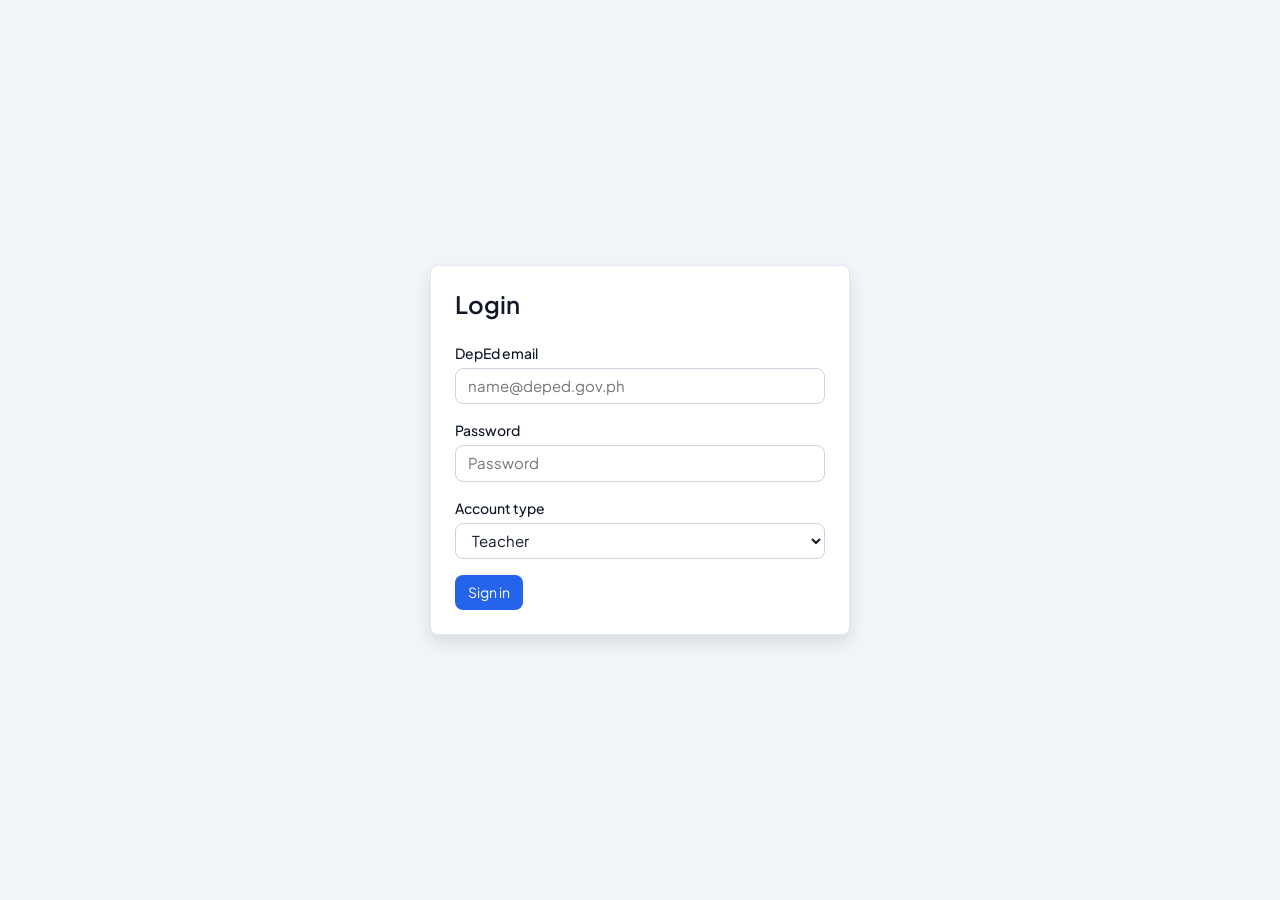
<file: index.html>
<!doctype html>
<html lang="en">
<head>
<meta charset="utf-8">
<meta name="viewport" content="width=device-width, initial-scale=1">
<title>Faculty Workload System</title>
<meta http-equiv="refresh" content="0; url=login/index.html">
<link rel="stylesheet" href="assets/css/tokens.css">
<link rel="stylesheet" href="assets/css/components.css">
</head>
<body>
<main class="auth-screen">
  <p class="hint">Opening the wireframe. <a href="login/index.html">Continue to sign in</a>.</p>
</main>
</body>
</html>
</file>
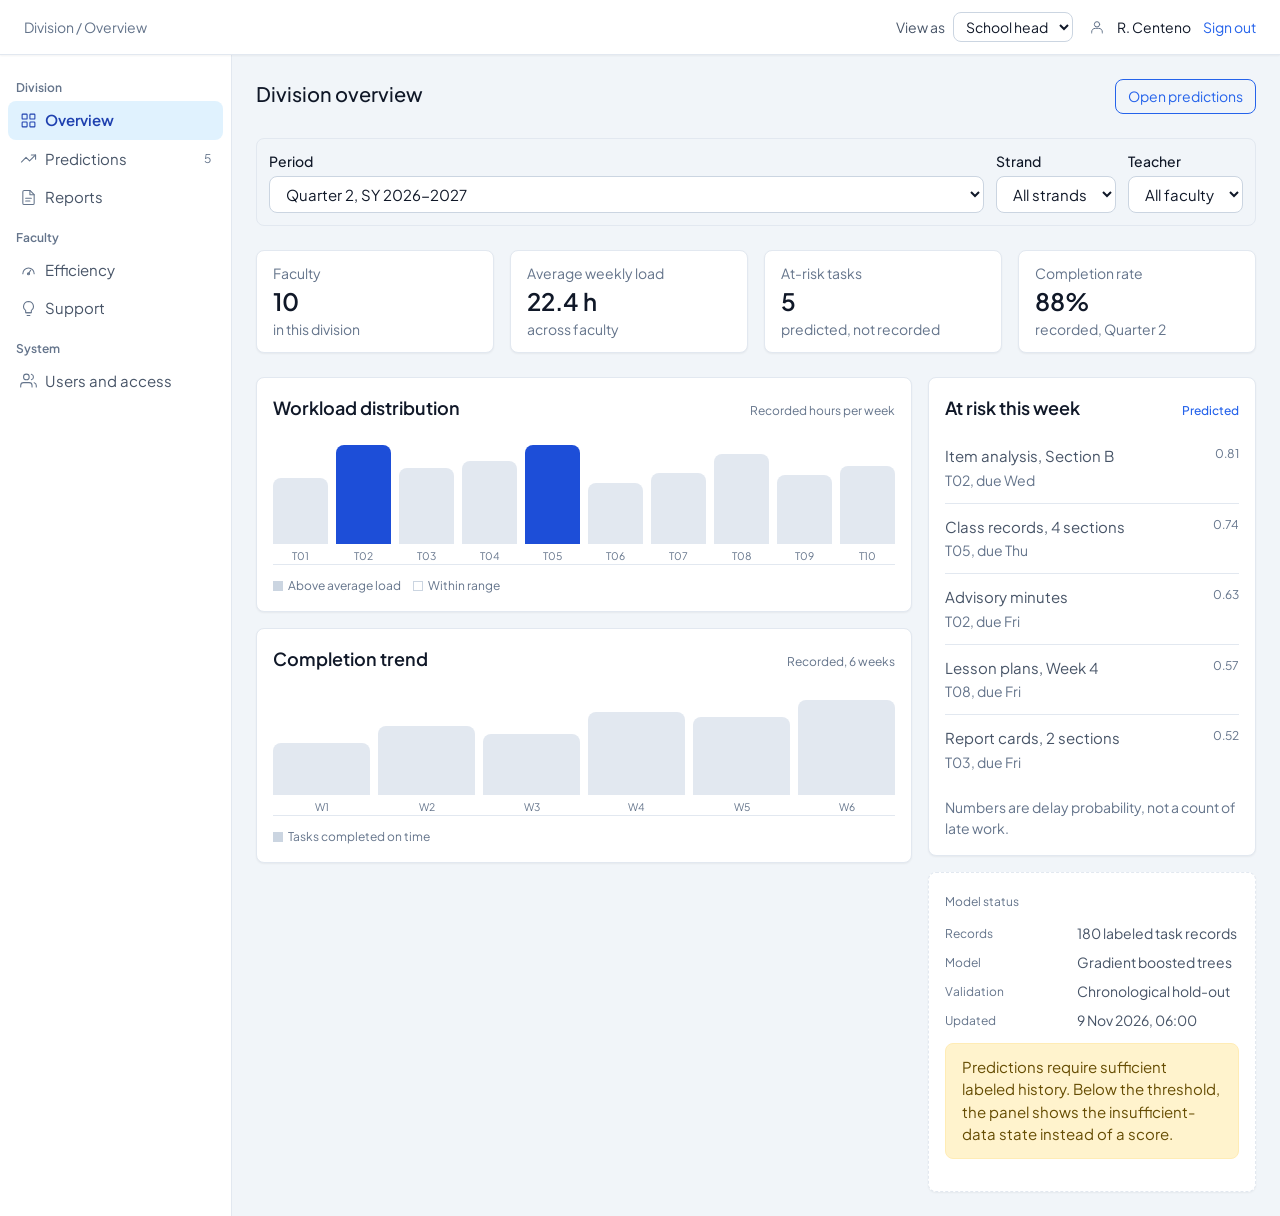
<file: admin-dashboard/index.html>
<!doctype html>
<html lang="en">
<head>
<meta charset="utf-8">
<meta name="viewport" content="width=device-width, initial-scale=1">
<title>Overview | Faculty Workload System</title>
<link rel="stylesheet" href="../assets/css/tokens.css">
<link rel="stylesheet" href="../assets/css/app.css">
<link rel="stylesheet" href="../assets/css/components.css">
<script src="../assets/js/shell.js" defer></script>
<script src="../assets/js/app.js" defer></script>
</head>
<body class="app-body" data-role="admin" data-screen="admin-dashboard" data-user="R. Centeno">
<div class="app">
  <header class="app__top" id="app-top"></header>
  <div class="app__body">
  <nav class="app__nav" id="app-nav" aria-label="Primary"></nav>
  <main class="app__main">
    <div class="section__head">
      <div>
        <h1 class="section__title">Division overview</h1>
      </div>
      <a class="btn btn--ghost" href="../predictions/index.html">Open predictions</a>
    </div>

    <div class="toolbar">
      <div class="form-row grow"><label for="dash-period">Period</label><select class="input" id="dash-period"><option>Quarter 2, SY 2026-2027</option><option>Quarter 1</option></select></div>
      <div class="form-row"><label for="dash-strand">Strand</label><select class="input" id="dash-strand"><option>All strands</option><option>STEM</option><option>ABM</option><option>HUMSS</option></select></div>
      <div class="form-row"><label for="dash-teacher">Teacher</label><select class="input" id="dash-teacher"><option>All faculty</option><option>T01</option><option>T02</option><option>T05</option></select></div>
    </div>

    <div class="grid grid--4">
      <div class="stat"><div class="stat__label">Faculty</div><div class="stat__value">10</div><div class="stat__foot">in this division</div></div>
      <div class="stat"><div class="stat__label">Average weekly load</div><div class="stat__value">22.4 h</div><div class="stat__foot">across faculty</div></div>
      <div class="stat"><div class="stat__label">At-risk tasks</div><div class="stat__value">5</div><div class="stat__foot">predicted, not recorded</div></div>
      <div class="stat"><div class="stat__label">Completion rate</div><div class="stat__value">88%</div><div class="stat__foot">recorded, Quarter 2</div></div>
    </div>

    <div class="grid grid--sidebar">
      <div class="section">
        <div class="panel">
          <div class="panel__head"><span class="panel__title">Workload distribution</span><span class="panel__sub">Recorded hours per week</span></div>
          <div class="chart">
            <div class="chart__col"><div class="chart__bar" style="height:56%"></div><span class="chart__x">T01</span></div>
            <div class="chart__col"><div class="chart__bar chart__bar--hi" style="height:92%"></div><span class="chart__x">T02</span></div>
            <div class="chart__col"><div class="chart__bar" style="height:64%"></div><span class="chart__x">T03</span></div>
            <div class="chart__col"><div class="chart__bar" style="height:70%"></div><span class="chart__x">T04</span></div>
            <div class="chart__col"><div class="chart__bar chart__bar--hi" style="height:88%"></div><span class="chart__x">T05</span></div>
            <div class="chart__col"><div class="chart__bar" style="height:52%"></div><span class="chart__x">T06</span></div>
            <div class="chart__col"><div class="chart__bar" style="height:60%"></div><span class="chart__x">T07</span></div>
            <div class="chart__col"><div class="chart__bar" style="height:76%"></div><span class="chart__x">T08</span></div>
            <div class="chart__col"><div class="chart__bar" style="height:58%"></div><span class="chart__x">T09</span></div>
            <div class="chart__col"><div class="chart__bar" style="height:66%"></div><span class="chart__x">T10</span></div>
          </div>
          <div class="legend"><span><i class="solid"></i>Above average load</span><span><i></i>Within range</span></div>
        </div>

        <div class="panel">
          <div class="panel__head"><span class="panel__title">Completion trend</span><span class="panel__sub">Recorded, 6 weeks</span></div>
          <div class="chart">
            <div class="chart__col"><div class="chart__bar" style="height:44%"></div><span class="chart__x">W1</span></div>
            <div class="chart__col"><div class="chart__bar" style="height:58%"></div><span class="chart__x">W2</span></div>
            <div class="chart__col"><div class="chart__bar" style="height:52%"></div><span class="chart__x">W3</span></div>
            <div class="chart__col"><div class="chart__bar" style="height:70%"></div><span class="chart__x">W4</span></div>
            <div class="chart__col"><div class="chart__bar" style="height:66%"></div><span class="chart__x">W5</span></div>
            <div class="chart__col"><div class="chart__bar" style="height:80%"></div><span class="chart__x">W6</span></div>
          </div>
          <div class="legend"><span><i class="solid"></i>Tasks completed on time</span></div>
        </div>
      </div>

      <div class="section">
        <div class="panel">
          <div class="panel__head"><span class="panel__title">At risk this week</span><span class="state state--active">Predicted</span></div>
          <ul class="list">
            <li><div class="what">Item analysis, Section B<small>T02, due Wed</small></div><div class="when">0.81</div></li>
            <li><div class="what">Class records, 4 sections<small>T05, due Thu</small></div><div class="when">0.74</div></li>
            <li><div class="what">Advisory minutes<small>T02, due Fri</small></div><div class="when">0.63</div></li>
            <li><div class="what">Lesson plans, Week 4<small>T08, due Fri</small></div><div class="when">0.57</div></li>
            <li><div class="what">Report cards, 2 sections<small>T03, due Fri</small></div><div class="when">0.52</div></li>
          </ul>
          <p class="hint mt-3">Numbers are delay probability, not a count of late work.</p>
        </div>

        <div class="panel panel--dash">
          <div class="panel__sub">Model status</div>
          <dl class="kv mt-3">
            <dt>Records</dt><dd>180 labeled task records</dd>
            <dt>Model</dt><dd>Gradient boosted trees</dd>
            <dt>Validation</dt><dd>Chronological hold-out</dd>
            <dt>Updated</dt><dd>9 Nov 2026, 06:00</dd>
          </dl>
          <p class="note note--warn mt-3">Predictions require sufficient labeled history. Below the threshold, the panel shows the insufficient-data state instead of a score.</p>
        </div>
      </div>
    </div>
  </main>
  </div>
</div>
</body>
</html>
</file>
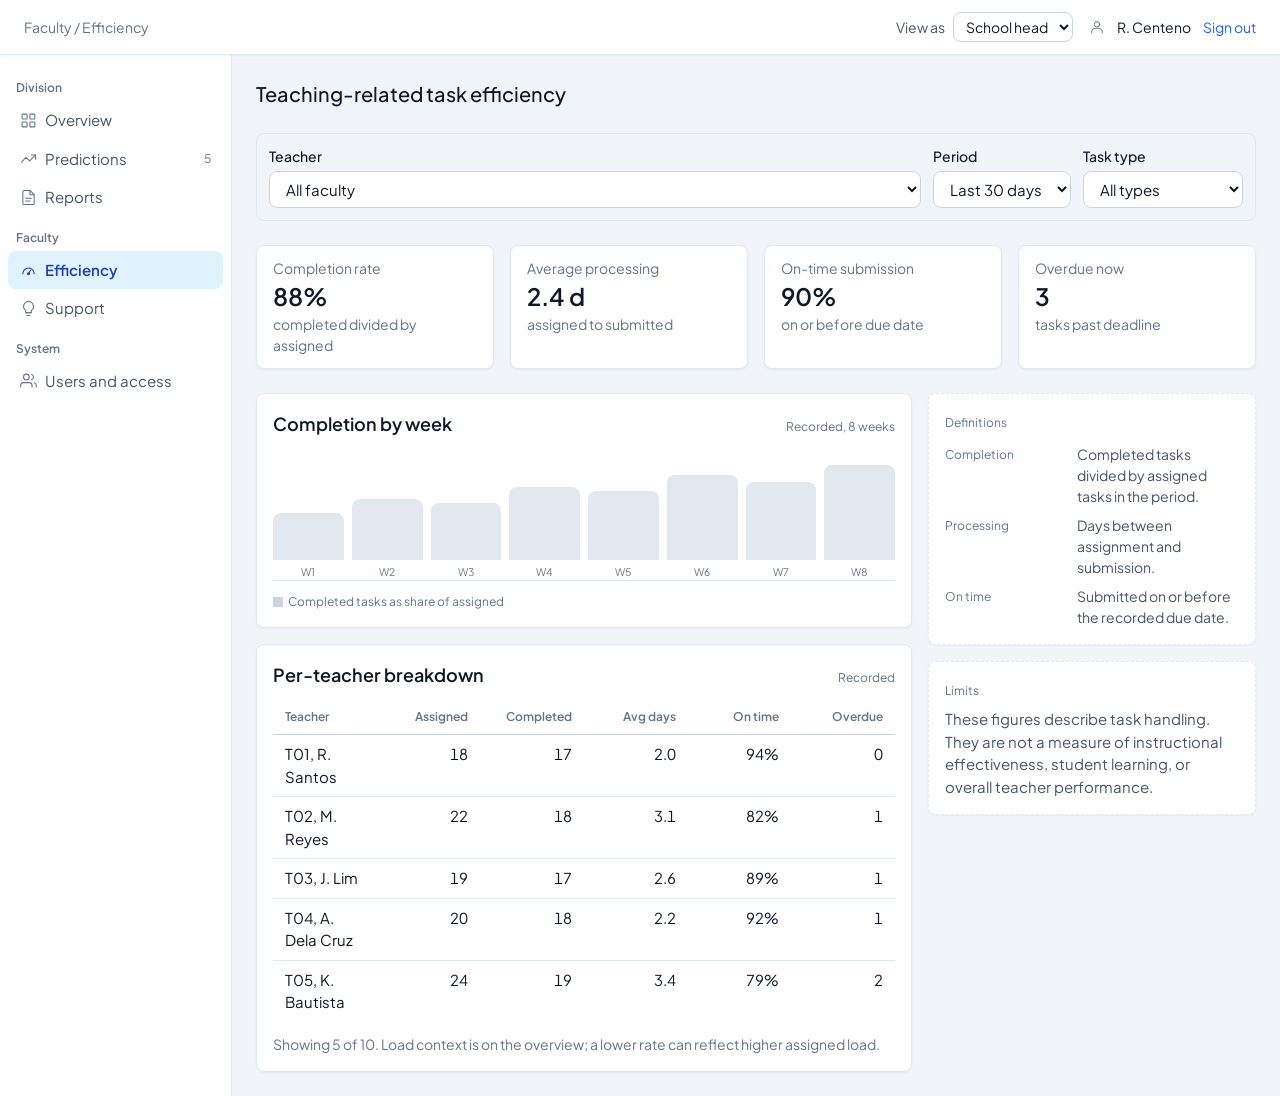
<file: efficiency/index.html>
<!doctype html>
<html lang="en">
<head>
<meta charset="utf-8">
<meta name="viewport" content="width=device-width, initial-scale=1">
<title>Efficiency | Faculty Workload System</title>
<link rel="stylesheet" href="../assets/css/tokens.css">
<link rel="stylesheet" href="../assets/css/app.css">
<link rel="stylesheet" href="../assets/css/components.css">
<script src="../assets/js/shell.js" defer></script>
<script src="../assets/js/app.js" defer></script>
</head>
<body class="app-body" data-role="admin" data-screen="efficiency" data-user="R. Centeno">
<div class="app">
  <header class="app__top" id="app-top"></header>
  <div class="app__body">
  <nav class="app__nav" id="app-nav" aria-label="Primary"></nav>
  <main class="app__main">
    <div class="section__head">
      <div>
        <h1 class="section__title">Teaching-related task efficiency</h1>
      </div>
    </div>

    <div class="toolbar">
      <div class="form-row grow"><label for="eff-teacher">Teacher</label><select class="input" id="eff-teacher"><option>All faculty</option><option>T01</option><option>T02</option><option>T05</option></select></div>
      <div class="form-row"><label for="eff-period">Period</label><select class="input" id="eff-period"><option>Last 30 days</option><option>Quarter 2</option></select></div>
      <div class="form-row"><label for="eff-type">Task type</label><select class="input" id="eff-type"><option>All types</option><option>Assessment</option><option>Documentation</option><option>Reporting</option></select></div>
    </div>

    <div class="grid grid--4">
      <div class="stat"><div class="stat__label">Completion rate</div><div class="stat__value">88%</div><div class="stat__foot">completed divided by assigned</div></div>
      <div class="stat"><div class="stat__label">Average processing</div><div class="stat__value">2.4 d</div><div class="stat__foot">assigned to submitted</div></div>
      <div class="stat"><div class="stat__label">On-time submission</div><div class="stat__value">90%</div><div class="stat__foot">on or before due date</div></div>
      <div class="stat"><div class="stat__label">Overdue now</div><div class="stat__value">3</div><div class="stat__foot">tasks past deadline</div></div>
    </div>

    <div class="grid grid--sidebar">
      <div class="section">
        <div class="panel">
          <div class="panel__head"><span class="panel__title">Completion by week</span><span class="panel__sub">Recorded, 8 weeks</span></div>
          <div class="chart">
            <div class="chart__col"><div class="chart__bar" style="height:40%"></div><span class="chart__x">W1</span></div>
            <div class="chart__col"><div class="chart__bar" style="height:52%"></div><span class="chart__x">W2</span></div>
            <div class="chart__col"><div class="chart__bar" style="height:48%"></div><span class="chart__x">W3</span></div>
            <div class="chart__col"><div class="chart__bar" style="height:62%"></div><span class="chart__x">W4</span></div>
            <div class="chart__col"><div class="chart__bar" style="height:58%"></div><span class="chart__x">W5</span></div>
            <div class="chart__col"><div class="chart__bar" style="height:72%"></div><span class="chart__x">W6</span></div>
            <div class="chart__col"><div class="chart__bar" style="height:66%"></div><span class="chart__x">W7</span></div>
            <div class="chart__col"><div class="chart__bar" style="height:80%"></div><span class="chart__x">W8</span></div>
          </div>
          <div class="legend"><span><i class="solid"></i>Completed tasks as share of assigned</span></div>
        </div>

        <div class="panel">
          <div class="panel__head"><span class="panel__title">Per-teacher breakdown</span><span class="panel__sub">Recorded</span></div>
          <table class="wf-table">
            <thead><tr><th>Teacher</th><th class="num">Assigned</th><th class="num">Completed</th><th class="num">Avg days</th><th class="num">On time</th><th class="num">Overdue</th></tr></thead>
            <tbody>
              <tr><td>T01, R. Santos</td><td class="num">18</td><td class="num">17</td><td class="num">2.0</td><td class="num">94%</td><td class="num">0</td></tr>
              <tr><td>T02, M. Reyes</td><td class="num">22</td><td class="num">18</td><td class="num">3.1</td><td class="num">82%</td><td class="num">1</td></tr>
              <tr><td>T03, J. Lim</td><td class="num">19</td><td class="num">17</td><td class="num">2.6</td><td class="num">89%</td><td class="num">1</td></tr>
              <tr><td>T04, A. Dela Cruz</td><td class="num">20</td><td class="num">18</td><td class="num">2.2</td><td class="num">92%</td><td class="num">1</td></tr>
              <tr><td>T05, K. Bautista</td><td class="num">24</td><td class="num">19</td><td class="num">3.4</td><td class="num">79%</td><td class="num">2</td></tr>
            </tbody>
          </table>
          <p class="hint mt-3">Showing 5 of 10. Load context is on the overview; a lower rate can reflect higher assigned load.</p>
        </div>
      </div>

      <div class="section">
        <div class="panel panel--dash">
          <div class="panel__sub">Definitions</div>
          <dl class="kv mt-3">
            <dt>Completion</dt><dd>Completed tasks divided by assigned tasks in the period.</dd>
            <dt>Processing</dt><dd>Days between assignment and submission.</dd>
            <dt>On time</dt><dd>Submitted on or before the recorded due date.</dd>
          </dl>
        </div>
        <div class="panel panel--dash">
          <div class="panel__sub">Limits</div>
          <p class="mt-2 text-ink2">These figures describe task handling. They are not a measure of instructional effectiveness, student learning, or overall teacher performance.</p>
        </div>
      </div>
    </div>
  </main>
  </div>
</div>
</body>
</html>
</file>
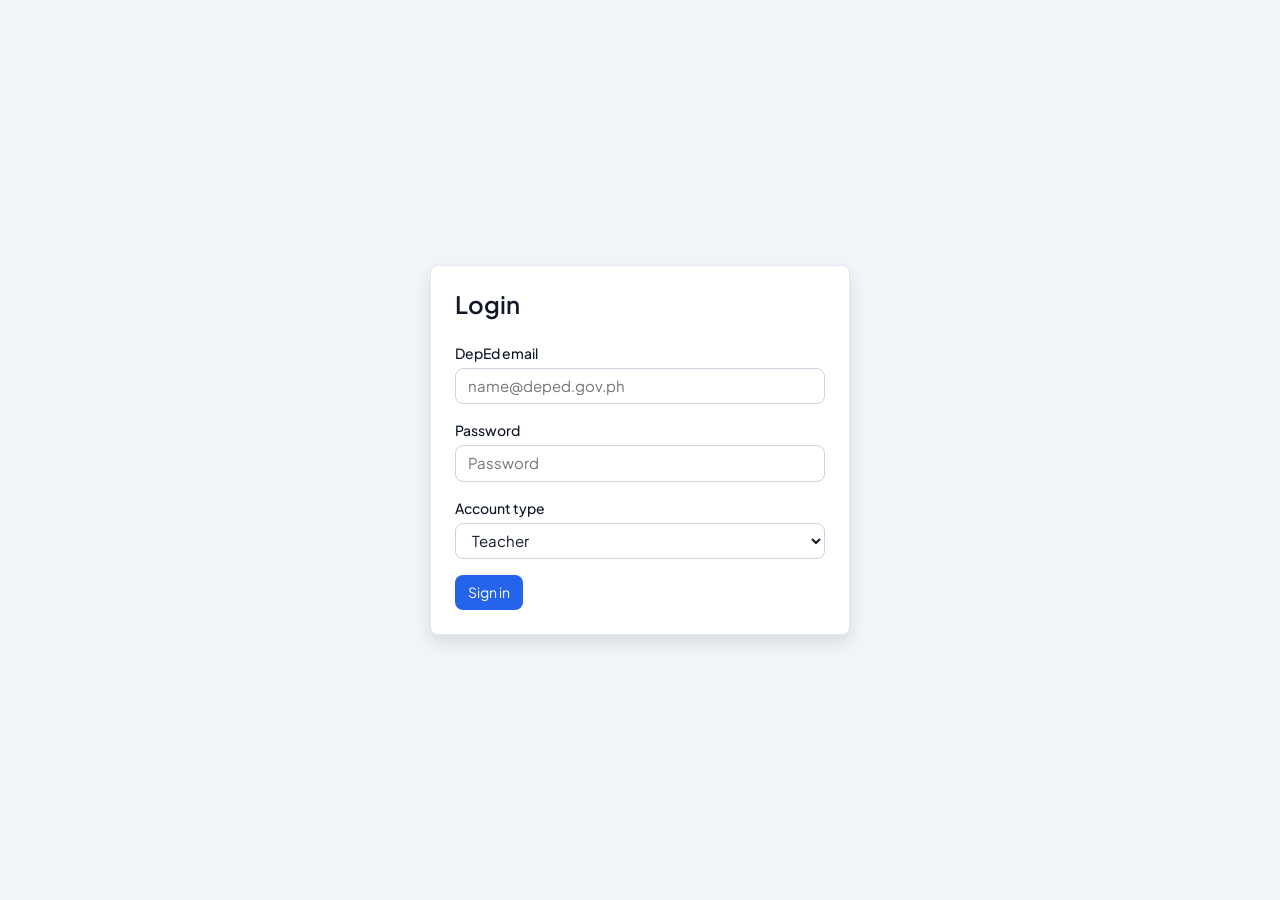
<file: login/index.html>
<!doctype html>
<html lang="en">
<head>
<meta charset="utf-8">
<meta name="viewport" content="width=device-width, initial-scale=1">
<title>Sign in | Faculty Workload System</title>
<link rel="stylesheet" href="../assets/css/tokens.css">
<link rel="stylesheet" href="../assets/css/app.css">
<link rel="stylesheet" href="../assets/css/components.css">
<script src="../assets/js/app.js" defer></script>
</head>
<body class="app-body" data-role="public" data-screen="login">
<main class="auth-screen">
  <div class="auth">
    <form class="auth__body" id="login-form">
      <h1 class="auth__title">Login</h1>
      <div class="form-row">
        <label for="email">DepEd email</label>
        <input class="input" id="email" type="email" placeholder="name@deped.gov.ph" autocomplete="username">
      </div>
      <div class="form-row">
        <label for="pass">Password</label>
        <input class="input" id="pass" type="password" placeholder="Password" autocomplete="current-password">
      </div>
      <div class="form-row">
        <label for="login-role">Account type</label>
        <select class="input" id="login-role">
          <option value="teacher">Teacher</option>
          <option value="admin">School head</option>
        </select>
      </div>
      <button class="btn" type="submit">Sign in</button>
    </form>
  </div>
</main>
</body>
</html>
</file>
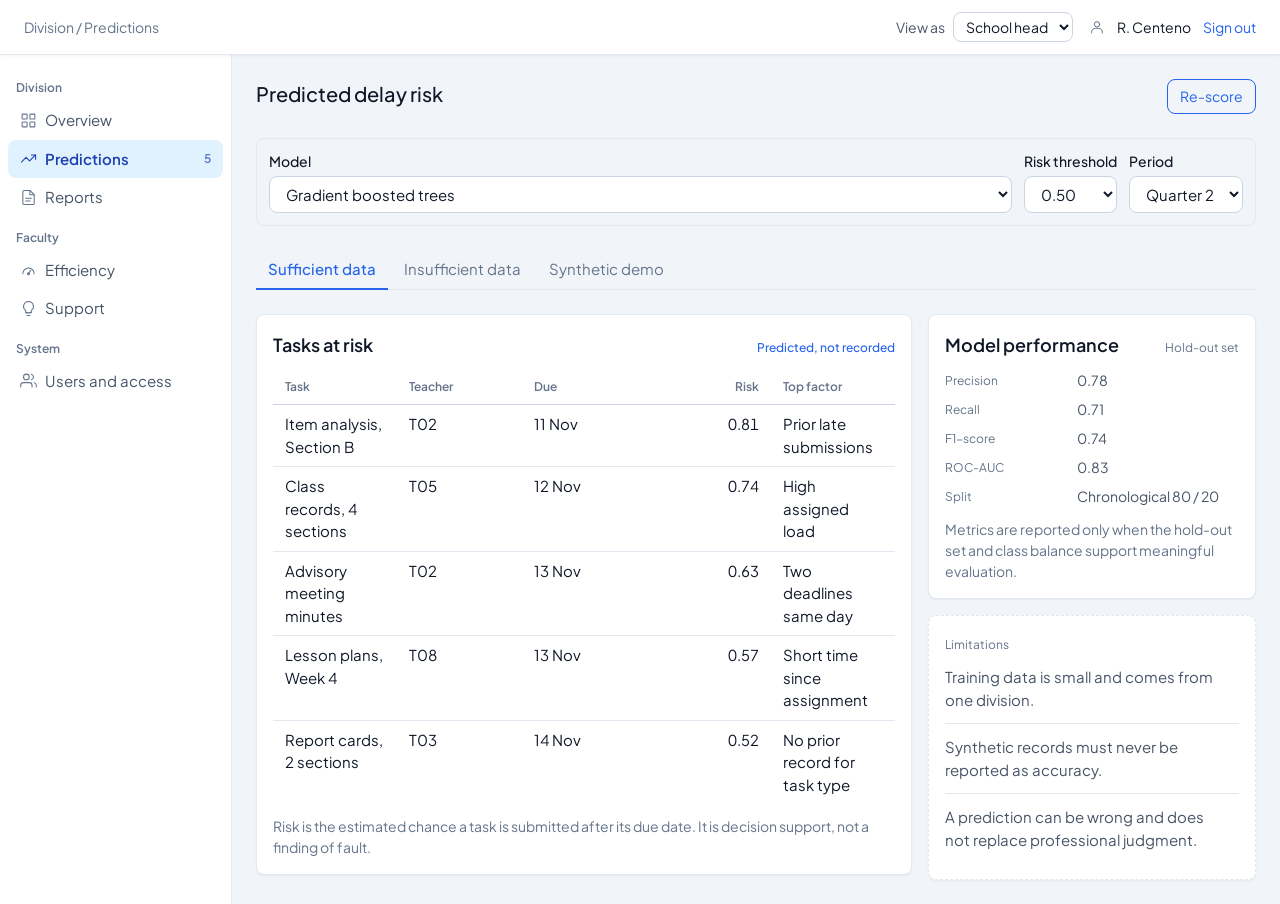
<file: predictions/index.html>
<!doctype html>
<html lang="en">
<head>
<meta charset="utf-8">
<meta name="viewport" content="width=device-width, initial-scale=1">
<title>Predictions | Faculty Workload System</title>
<link rel="stylesheet" href="../assets/css/tokens.css">
<link rel="stylesheet" href="../assets/css/app.css">
<link rel="stylesheet" href="../assets/css/components.css">
<script src="../assets/js/shell.js" defer></script>
<script src="../assets/js/app.js" defer></script>
</head>
<body class="app-body" data-role="admin" data-screen="predictions" data-user="R. Centeno">
<div class="app">
  <header class="app__top" id="app-top"></header>
  <div class="app__body">
  <nav class="app__nav" id="app-nav" aria-label="Primary"></nav>
  <main class="app__main">
    <div class="section__head">
      <div>
        <h1 class="section__title">Predicted delay risk</h1>
      </div>
      <button class="btn btn--ghost" type="button">Re-score</button>
    </div>

    <div class="toolbar">
      <div class="form-row grow"><label for="pred-model">Model</label><select class="input" id="pred-model"><option>Gradient boosted trees</option><option>Logistic regression</option></select></div>
      <div class="form-row"><label for="pred-threshold">Risk threshold</label><select class="input" id="pred-threshold"><option>0.50</option><option>0.60</option><option>0.70</option></select></div>
      <div class="form-row"><label for="pred-period">Period</label><select class="input" id="pred-period"><option>Quarter 2</option><option>Quarter 1</option></select></div>
    </div>

    <div class="tabs" data-tabs>
      <button class="tab" type="button" data-tab data-target="panel-sufficient" aria-selected="true">Sufficient data</button>
      <button class="tab" type="button" data-tab data-target="panel-insufficient" aria-selected="false">Insufficient data</button>
      <button class="tab" type="button" data-tab data-target="panel-synthetic" aria-selected="false">Synthetic demo</button>
    </div>

    <div class="grid grid--sidebar">
      <div class="section">
        <div class="panel tabpanel" id="panel-sufficient">
          <div class="panel__head"><span class="panel__title">Tasks at risk</span><span class="state state--active">Predicted, not recorded</span></div>
          <table class="wf-table">
            <thead><tr><th>Task</th><th>Teacher</th><th>Due</th><th class="num">Risk</th><th>Top factor</th></tr></thead>
            <tbody>
              <tr><td>Item analysis, Section B</td><td>T02</td><td>11 Nov</td><td class="num">0.81</td><td>Prior late submissions</td></tr>
              <tr><td>Class records, 4 sections</td><td>T05</td><td>12 Nov</td><td class="num">0.74</td><td>High assigned load</td></tr>
              <tr><td>Advisory meeting minutes</td><td>T02</td><td>13 Nov</td><td class="num">0.63</td><td>Two deadlines same day</td></tr>
              <tr><td>Lesson plans, Week 4</td><td>T08</td><td>13 Nov</td><td class="num">0.57</td><td>Short time since assignment</td></tr>
              <tr><td>Report cards, 2 sections</td><td>T03</td><td>14 Nov</td><td class="num">0.52</td><td>No prior record for task type</td></tr>
            </tbody>
          </table>
          <p class="hint mt-3">Risk is the estimated chance a task is submitted after its due date. It is decision support, not a finding of fault.</p>
        </div>

        <div class="tabpanel" id="panel-insufficient" hidden>
          <div class="empty"><strong>Not enough labeled history to score reliably</strong>180 records are required and 64 are available. Add completed task records or widen the period, then re-score.</div>
        </div>

        <div class="panel panel--dash tabpanel" id="panel-synthetic" hidden>
          <div class="panel__sub">Synthetic demo</div>
          <p class="mt-2 text-ink2">Model output on clearly labeled synthetic records, used only to demonstrate the workflow. Not evidence of real predictive accuracy.</p>
        </div>
      </div>

      <div class="section">
        <div class="panel">
          <div class="panel__head"><span class="panel__title">Model performance</span><span class="panel__sub">Hold-out set</span></div>
          <dl class="kv">
            <dt>Precision</dt><dd>0.78</dd>
            <dt>Recall</dt><dd>0.71</dd>
            <dt>F1-score</dt><dd>0.74</dd>
            <dt>ROC-AUC</dt><dd>0.83</dd>
            <dt>Split</dt><dd>Chronological 80 / 20</dd>
          </dl>
          <p class="hint mt-3">Metrics are reported only when the hold-out set and class balance support meaningful evaluation.</p>
        </div>
        <div class="panel panel--dash">
          <div class="panel__sub">Limitations</div>
          <ul class="list">
            <li><div class="what">Training data is small and comes from one division.</div></li>
            <li><div class="what">Synthetic records must never be reported as accuracy.</div></li>
            <li><div class="what">A prediction can be wrong and does not replace professional judgment.</div></li>
          </ul>
        </div>
      </div>
    </div>
  </main>
  </div>
</div>
</body>
</html>
</file>
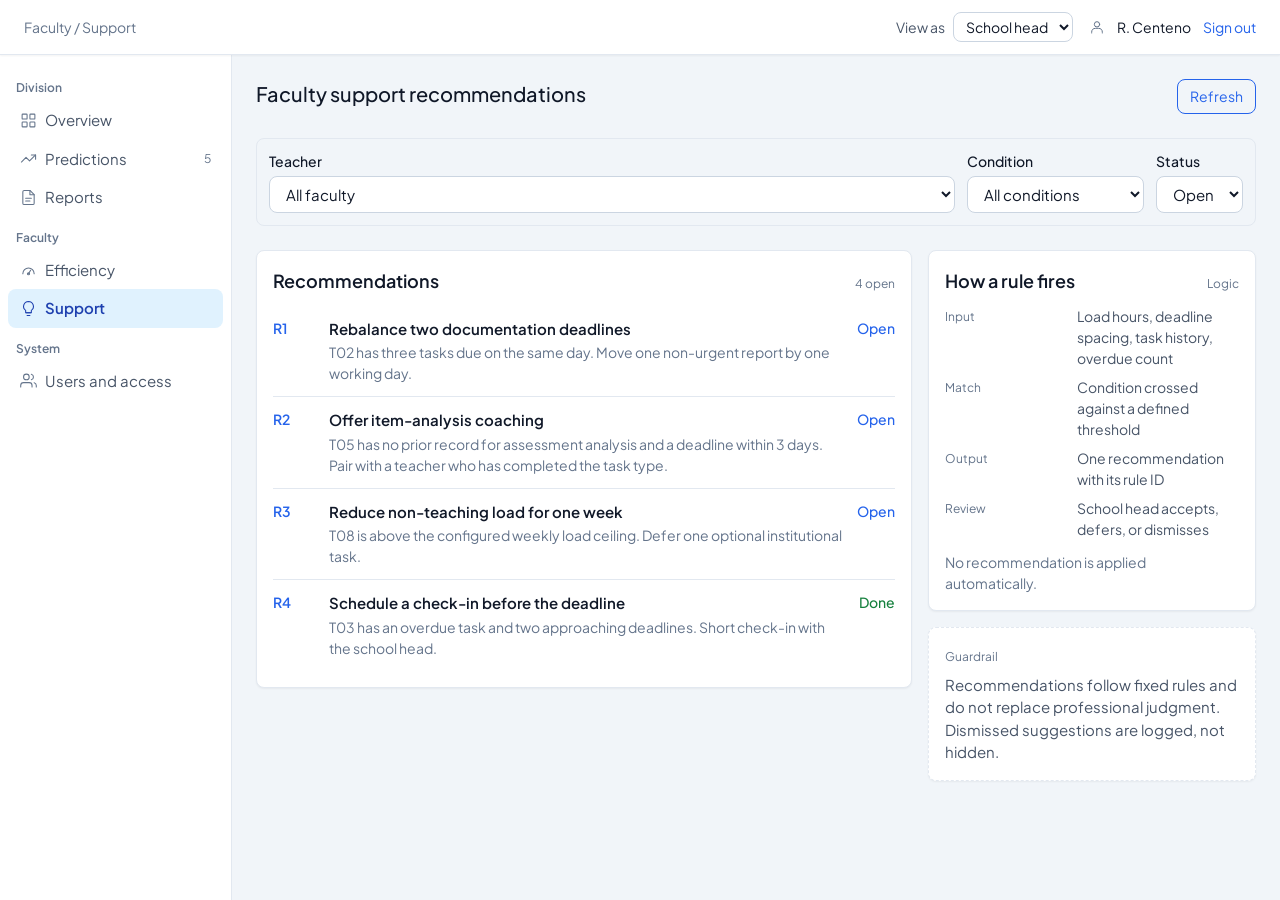
<file: recommendations/index.html>
<!doctype html>
<html lang="en">
<head>
<meta charset="utf-8">
<meta name="viewport" content="width=device-width, initial-scale=1">
<title>Support | Faculty Workload System</title>
<link rel="stylesheet" href="../assets/css/tokens.css">
<link rel="stylesheet" href="../assets/css/app.css">
<link rel="stylesheet" href="../assets/css/components.css">
<script src="../assets/js/shell.js" defer></script>
<script src="../assets/js/app.js" defer></script>
</head>
<body class="app-body" data-role="admin" data-screen="recommendations" data-user="R. Centeno">
<div class="app">
  <header class="app__top" id="app-top"></header>
  <div class="app__body">
  <nav class="app__nav" id="app-nav" aria-label="Primary"></nav>
  <main class="app__main">
    <div class="section__head">
      <div>
        <h1 class="section__title">Faculty support recommendations</h1>
      </div>
      <button class="btn btn--ghost" type="button">Refresh</button>
    </div>

    <div class="toolbar">
      <div class="form-row grow"><label for="rec-teacher">Teacher</label><select class="input" id="rec-teacher"><option>All faculty</option><option>T02</option><option>T03</option><option>T05</option><option>T08</option></select></div>
      <div class="form-row"><label for="rec-condition">Condition</label><select class="input" id="rec-condition"><option>All conditions</option><option>Deadline overlap</option><option>Above load ceiling</option><option>Overdue</option></select></div>
      <div class="form-row"><label for="rec-status">Status</label><select class="input" id="rec-status"><option>Open</option><option>All</option><option>Done</option></select></div>
    </div>

    <div class="grid grid--sidebar">
      <div class="panel">
        <div class="panel__head"><span class="panel__title">Recommendations</span><span class="panel__sub">4 open</span></div>
        <div class="rule">
          <div class="rule__id">R1</div>
          <div class="rule__body"><strong>Rebalance two documentation deadlines</strong><p>T02 has three tasks due on the same day. Move one non-urgent report by one working day.</p></div>
          <span class="status status--progress">Open</span>
        </div>
        <div class="rule">
          <div class="rule__id">R2</div>
          <div class="rule__body"><strong>Offer item-analysis coaching</strong><p>T05 has no prior record for assessment analysis and a deadline within 3 days. Pair with a teacher who has completed the task type.</p></div>
          <span class="status status--progress">Open</span>
        </div>
        <div class="rule">
          <div class="rule__id">R3</div>
          <div class="rule__body"><strong>Reduce non-teaching load for one week</strong><p>T08 is above the configured weekly load ceiling. Defer one optional institutional task.</p></div>
          <span class="status status--progress">Open</span>
        </div>
        <div class="rule">
          <div class="rule__id">R4</div>
          <div class="rule__body"><strong>Schedule a check-in before the deadline</strong><p>T03 has an overdue task and two approaching deadlines. Short check-in with the school head.</p></div>
          <span class="status status--done">Done</span>
        </div>
      </div>

      <div class="section">
        <div class="panel">
          <div class="panel__head"><span class="panel__title">How a rule fires</span><span class="panel__sub">Logic</span></div>
          <dl class="kv">
            <dt>Input</dt><dd>Load hours, deadline spacing, task history, overdue count</dd>
            <dt>Match</dt><dd>Condition crossed against a defined threshold</dd>
            <dt>Output</dt><dd>One recommendation with its rule ID</dd>
            <dt>Review</dt><dd>School head accepts, defers, or dismisses</dd>
          </dl>
          <p class="hint mt-3">No recommendation is applied automatically.</p>
        </div>
        <div class="panel panel--dash">
          <div class="panel__sub">Guardrail</div>
          <p class="mt-2 text-ink2">Recommendations follow fixed rules and do not replace professional judgment. Dismissed suggestions are logged, not hidden.</p>
        </div>
      </div>
    </div>
  </main>
  </div>
</div>
</body>
</html>
</file>
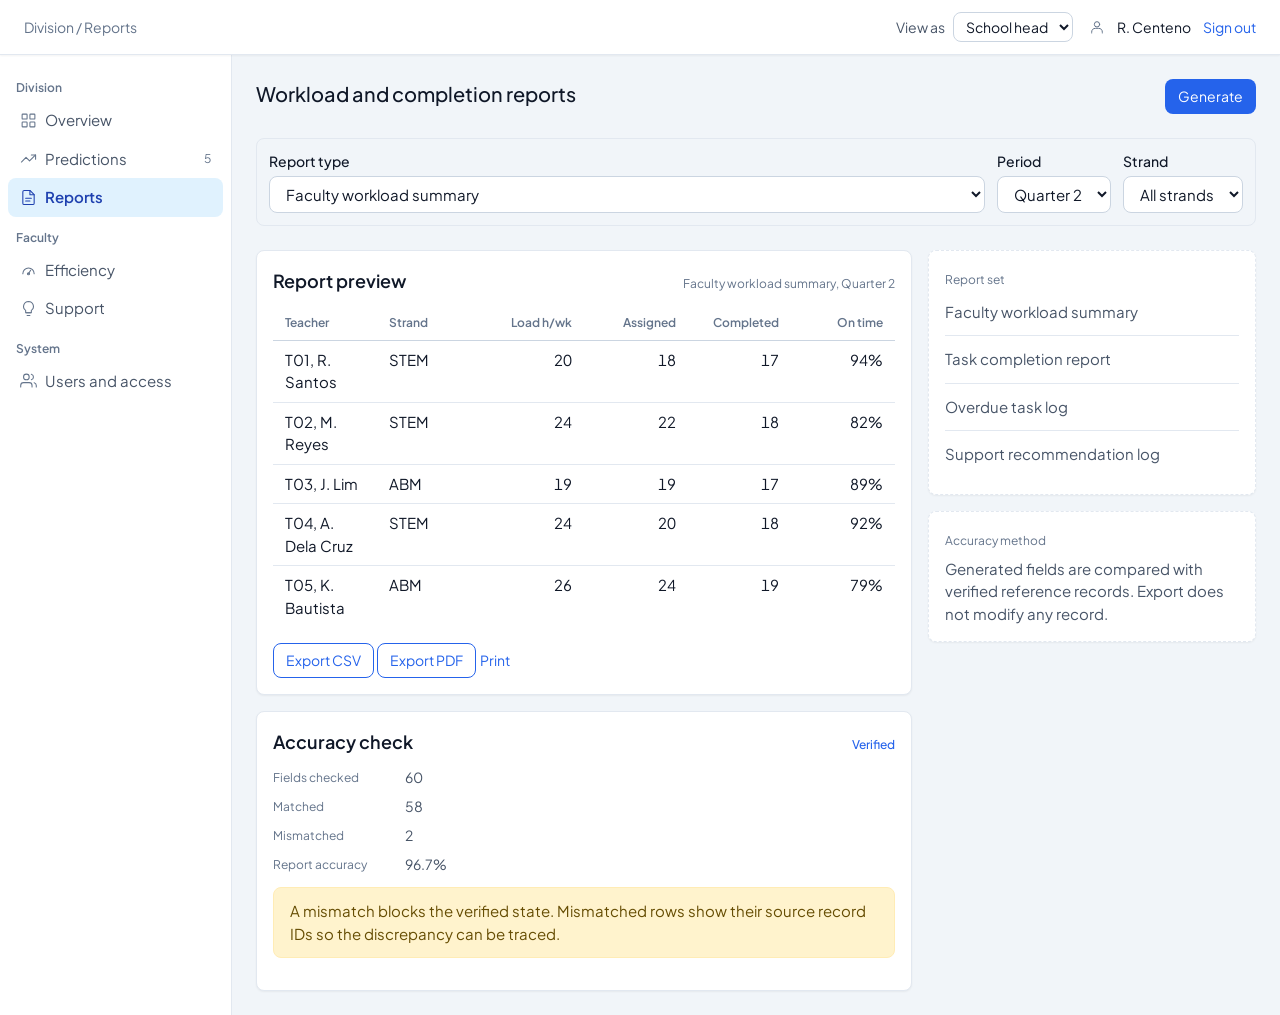
<file: reports/index.html>
<!doctype html>
<html lang="en">
<head>
<meta charset="utf-8">
<meta name="viewport" content="width=device-width, initial-scale=1">
<title>Reports | Faculty Workload System</title>
<link rel="stylesheet" href="../assets/css/tokens.css">
<link rel="stylesheet" href="../assets/css/app.css">
<link rel="stylesheet" href="../assets/css/components.css">
<script src="../assets/js/shell.js" defer></script>
<script src="../assets/js/app.js" defer></script>
</head>
<body class="app-body" data-role="admin" data-screen="reports" data-user="R. Centeno">
<div class="app">
  <header class="app__top" id="app-top"></header>
  <div class="app__body">
  <nav class="app__nav" id="app-nav" aria-label="Primary"></nav>
  <main class="app__main">
    <div class="section__head">
      <div>
        <h1 class="section__title">Workload and completion reports</h1>
      </div>
      <button class="btn" type="button">Generate</button>
    </div>

    <div class="toolbar">
      <div class="form-row grow"><label for="rep-type">Report type</label><select class="input" id="rep-type"><option>Faculty workload summary</option><option>Task completion report</option><option>Overdue task log</option></select></div>
      <div class="form-row"><label for="rep-period">Period</label><select class="input" id="rep-period"><option>Quarter 2</option><option>Quarter 1</option></select></div>
      <div class="form-row"><label for="rep-strand">Strand</label><select class="input" id="rep-strand"><option>All strands</option><option>STEM</option><option>ABM</option></select></div>
    </div>

    <div class="grid grid--sidebar">
      <div class="section">
        <div class="panel">
          <div class="panel__head"><span class="panel__title">Report preview</span><span class="panel__sub">Faculty workload summary, Quarter 2</span></div>
          <table class="wf-table">
            <thead><tr><th>Teacher</th><th>Strand</th><th class="num">Load h/wk</th><th class="num">Assigned</th><th class="num">Completed</th><th class="num">On time</th></tr></thead>
            <tbody>
              <tr><td>T01, R. Santos</td><td>STEM</td><td class="num">20</td><td class="num">18</td><td class="num">17</td><td class="num">94%</td></tr>
              <tr><td>T02, M. Reyes</td><td>STEM</td><td class="num">24</td><td class="num">22</td><td class="num">18</td><td class="num">82%</td></tr>
              <tr><td>T03, J. Lim</td><td>ABM</td><td class="num">19</td><td class="num">19</td><td class="num">17</td><td class="num">89%</td></tr>
              <tr><td>T04, A. Dela Cruz</td><td>STEM</td><td class="num">24</td><td class="num">20</td><td class="num">18</td><td class="num">92%</td></tr>
              <tr><td>T05, K. Bautista</td><td>ABM</td><td class="num">26</td><td class="num">24</td><td class="num">19</td><td class="num">79%</td></tr>
            </tbody>
          </table>
          <div class="mt-4">
            <button class="btn btn--ghost" type="button">Export CSV</button>
            <button class="btn btn--ghost" type="button">Export PDF</button>
            <button class="btn btn--quiet" type="button">Print</button>
          </div>
        </div>

        <div class="panel">
          <div class="panel__head"><span class="panel__title">Accuracy check</span><span class="state state--active">Verified</span></div>
          <dl class="kv">
            <dt>Fields checked</dt><dd>60</dd>
            <dt>Matched</dt><dd>58</dd>
            <dt>Mismatched</dt><dd>2</dd>
            <dt>Report accuracy</dt><dd>96.7%</dd>
          </dl>
          <p class="note note--warn mt-3">A mismatch blocks the verified state. Mismatched rows show their source record IDs so the discrepancy can be traced.</p>
        </div>
      </div>

      <div class="section">
        <div class="panel panel--dash">
          <div class="panel__sub">Report set</div>
          <ul class="list">
            <li><div class="what">Faculty workload summary</div></li>
            <li><div class="what">Task completion report</div></li>
            <li><div class="what">Overdue task log</div></li>
            <li><div class="what">Support recommendation log</div></li>
          </ul>
        </div>
        <div class="panel panel--dash">
          <div class="panel__sub">Accuracy method</div>
          <p class="mt-2 text-ink2">Generated fields are compared with verified reference records. Export does not modify any record.</p>
        </div>
      </div>
    </div>
  </main>
  </div>
</div>
</body>
</html>
</file>
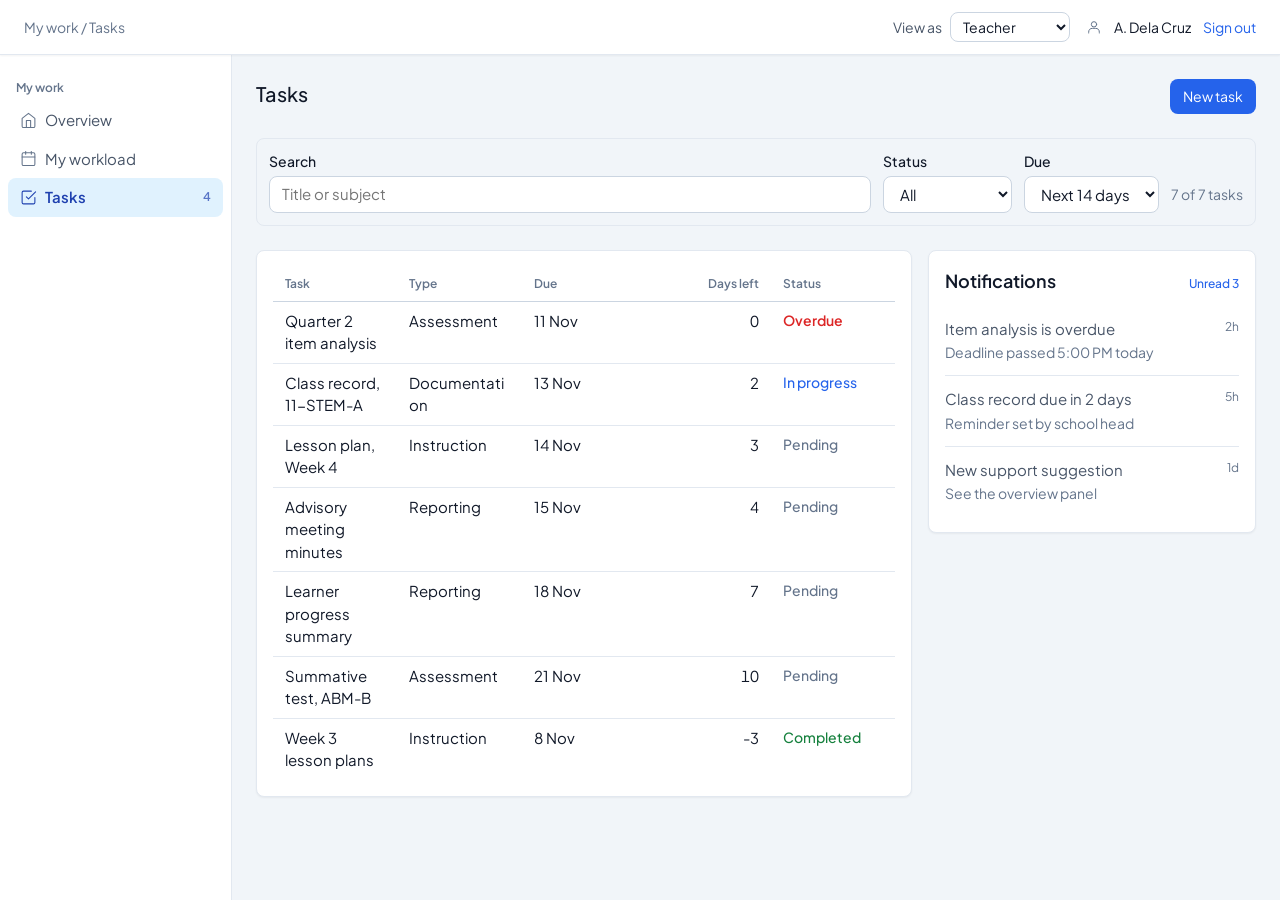
<file: tasks/index.html>
<!doctype html>
<html lang="en">
<head>
<meta charset="utf-8">
<meta name="viewport" content="width=device-width, initial-scale=1">
<title>Tasks | Faculty Workload System</title>
<link rel="stylesheet" href="../assets/css/tokens.css">
<link rel="stylesheet" href="../assets/css/app.css">
<link rel="stylesheet" href="../assets/css/components.css">
<script src="../assets/js/shell.js" defer></script>
<script src="../assets/js/app.js" defer></script>
</head>
<body class="app-body" data-role="teacher" data-screen="tasks" data-user="A. Dela Cruz">
<div class="app">
  <header class="app__top" id="app-top"></header>
  <div class="app__body">
  <nav class="app__nav" id="app-nav" aria-label="Primary"></nav>
  <main class="app__main">
    <div class="section__head">
      <div>
        <h1 class="section__title">Tasks</h1>
      </div>
      <button class="btn" type="button">New task</button>
    </div>

    <div class="toolbar">
      <div class="form-row grow"><label for="task-search">Search</label><input class="input" id="task-search" type="search" placeholder="Title or subject"></div>
      <div class="form-row"><label for="task-filter">Status</label>
        <select class="input" id="task-filter">
          <option value="all">All</option>
          <option value="pending">Pending</option>
          <option value="progress">In progress</option>
          <option value="done">Completed</option>
          <option value="overdue">Overdue</option>
        </select>
      </div>
      <div class="form-row"><label for="task-due">Due</label><select class="input" id="task-due"><option>Next 14 days</option><option>This week</option><option>Overdue</option></select></div>
      <p class="hint toolbar__count" id="task-count">7 tasks</p>
    </div>

    <div class="grid grid--sidebar">
      <div class="panel">
        <table class="wf-table" id="task-table">
          <thead><tr><th>Task</th><th>Type</th><th>Due</th><th class="num">Days left</th><th>Status</th></tr></thead>
          <tbody>
            <tr data-status="overdue"><td>Quarter 2 item analysis</td><td>Assessment</td><td>11 Nov</td><td class="num">0</td><td class="status status--overdue">Overdue</td></tr>
            <tr data-status="progress"><td>Class record, 11-STEM-A</td><td>Documentation</td><td>13 Nov</td><td class="num">2</td><td class="status status--progress">In progress</td></tr>
            <tr data-status="pending"><td>Lesson plan, Week 4</td><td>Instruction</td><td>14 Nov</td><td class="num">3</td><td class="status status--pending">Pending</td></tr>
            <tr data-status="pending"><td>Advisory meeting minutes</td><td>Reporting</td><td>15 Nov</td><td class="num">4</td><td class="status status--pending">Pending</td></tr>
            <tr data-status="pending"><td>Learner progress summary</td><td>Reporting</td><td>18 Nov</td><td class="num">7</td><td class="status status--pending">Pending</td></tr>
            <tr data-status="pending"><td>Summative test, ABM-B</td><td>Assessment</td><td>21 Nov</td><td class="num">10</td><td class="status status--pending">Pending</td></tr>
            <tr data-status="done"><td>Week 3 lesson plans</td><td>Instruction</td><td>8 Nov</td><td class="num">-3</td><td class="status status--done">Completed</td></tr>
          </tbody>
        </table>
      </div>

      <div class="section">
        <div class="panel">
          <div class="panel__head"><span class="panel__title">Notifications</span><span class="state state--active">Unread 3</span></div>
          <ul class="list">
            <li><div class="what">Item analysis is overdue<small>Deadline passed 5:00 PM today</small></div><div class="when">2h</div></li>
            <li><div class="what">Class record due in 2 days<small>Reminder set by school head</small></div><div class="when">5h</div></li>
            <li><div class="what">New support suggestion<small>See the overview panel</small></div><div class="when">1d</div></li>
          </ul>
        </div>
      </div>
    </div>
  </main>
  </div>
</div>
</body>
</html>
</file>
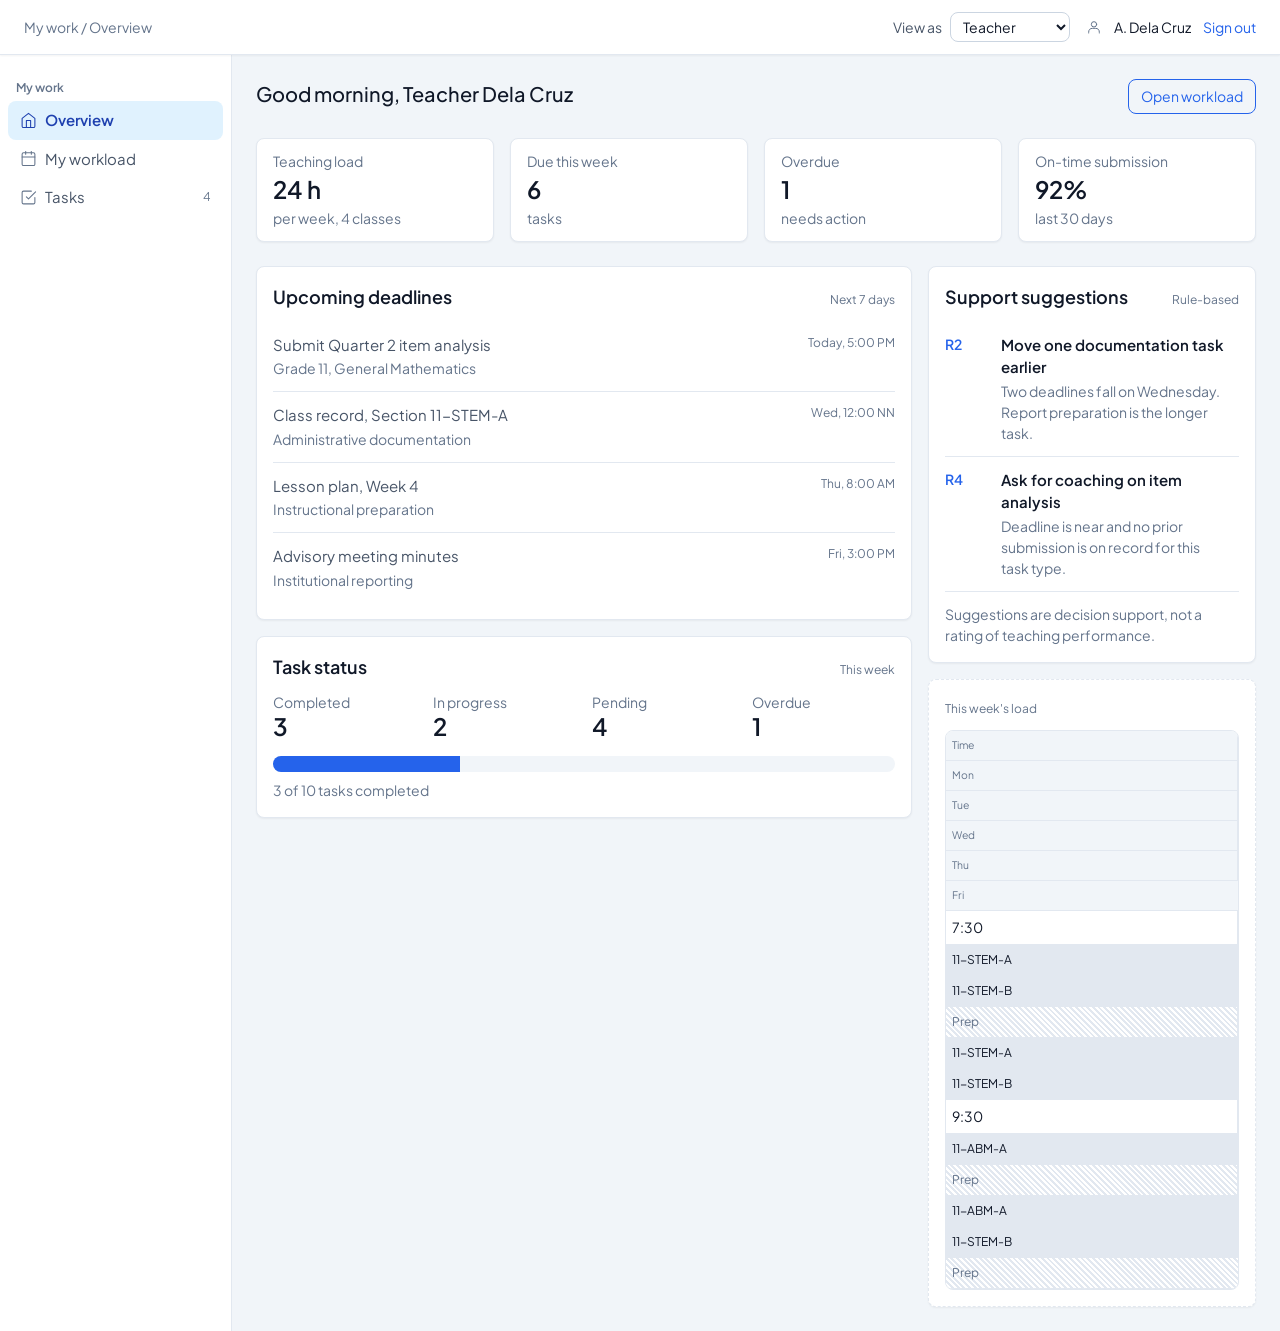
<file: teacher-home/index.html>
<!doctype html>
<html lang="en">
<head>
<meta charset="utf-8">
<meta name="viewport" content="width=device-width, initial-scale=1">
<title>Overview | Faculty Workload System</title>
<link rel="stylesheet" href="../assets/css/tokens.css">
<link rel="stylesheet" href="../assets/css/app.css">
<link rel="stylesheet" href="../assets/css/components.css">
<script src="../assets/js/shell.js" defer></script>
<script src="../assets/js/app.js" defer></script>
</head>
<body class="app-body" data-role="teacher" data-screen="teacher-home" data-user="A. Dela Cruz">
<div class="app">
  <header class="app__top" id="app-top"></header>
  <div class="app__body">
  <nav class="app__nav" id="app-nav" aria-label="Primary"></nav>
  <main class="app__main">
    <div class="section__head">
      <div>
        <h1 class="section__title">Good morning, Teacher Dela Cruz</h1>
      </div>
      <a class="btn btn--ghost" href="../workload/index.html">Open workload</a>
    </div>

    <div class="grid grid--4">
      <div class="stat"><div class="stat__label">Teaching load</div><div class="stat__value">24 h</div><div class="stat__foot">per week, 4 classes</div></div>
      <div class="stat"><div class="stat__label">Due this week</div><div class="stat__value">6</div><div class="stat__foot">tasks</div></div>
      <div class="stat"><div class="stat__label">Overdue</div><div class="stat__value">1</div><div class="stat__foot">needs action</div></div>
      <div class="stat"><div class="stat__label">On-time submission</div><div class="stat__value">92%</div><div class="stat__foot">last 30 days</div></div>
    </div>

    <div class="grid grid--sidebar">
      <div class="section">
        <div class="panel">
          <div class="panel__head"><span class="panel__title">Upcoming deadlines</span><span class="panel__sub">Next 7 days</span></div>
          <ul class="list">
            <li><div class="what">Submit Quarter 2 item analysis<small>Grade 11, General Mathematics</small></div><div class="when">Today, 5:00 PM</div></li>
            <li><div class="what">Class record, Section 11-STEM-A<small>Administrative documentation</small></div><div class="when">Wed, 12:00 NN</div></li>
            <li><div class="what">Lesson plan, Week 4<small>Instructional preparation</small></div><div class="when">Thu, 8:00 AM</div></li>
            <li><div class="what">Advisory meeting minutes<small>Institutional reporting</small></div><div class="when">Fri, 3:00 PM</div></li>
          </ul>
        </div>

        <div class="panel">
          <div class="panel__head"><span class="panel__title">Task status</span><span class="panel__sub">This week</span></div>
          <div class="grid grid--4">
            <div><div class="hint">Completed</div><div class="stat__value">3</div></div>
            <div><div class="hint">In progress</div><div class="stat__value">2</div></div>
            <div><div class="hint">Pending</div><div class="stat__value">4</div></div>
            <div><div class="hint">Overdue</div><div class="stat__value">1</div></div>
          </div>
          <div class="bar mt-4"><span style="width:30%"></span></div>
          <div class="hint mt-2">3 of 10 tasks completed</div>
        </div>
      </div>

      <div class="section">
        <div class="panel">
          <div class="panel__head"><span class="panel__title">Support suggestions</span><span class="panel__sub">Rule-based</span></div>
          <div class="rule">
            <div class="rule__id">R2</div>
            <div class="rule__body"><strong>Move one documentation task earlier</strong><p>Two deadlines fall on Wednesday. Report preparation is the longer task.</p></div>
          </div>
          <div class="rule">
            <div class="rule__id">R4</div>
            <div class="rule__body"><strong>Ask for coaching on item analysis</strong><p>Deadline is near and no prior submission is on record for this task type.</p></div>
          </div>
          <p class="hint mt-3">Suggestions are decision support, not a rating of teaching performance.</p>
        </div>

        <div class="panel panel--dash">
          <div class="panel__sub">This week's load</div>
          <div class="schedule mt-3">
            <div class="h">Time</div><div class="h">Mon</div><div class="h">Tue</div><div class="h">Wed</div><div class="h">Thu</div><div class="h">Fri</div>
            <div>7:30</div><div class="slot">11-STEM-A</div><div class="slot">11-STEM-B</div><div class="slot slot--dash">Prep</div><div class="slot">11-STEM-A</div><div class="slot">11-STEM-B</div>
            <div>9:30</div><div class="slot">11-ABM-A</div><div class="slot slot--dash">Prep</div><div class="slot">11-ABM-A</div><div class="slot">11-STEM-B</div><div class="slot slot--dash">Prep</div>
          </div>
        </div>
      </div>
    </div>
  </main>
  </div>
</div>
</body>
</html>
</file>
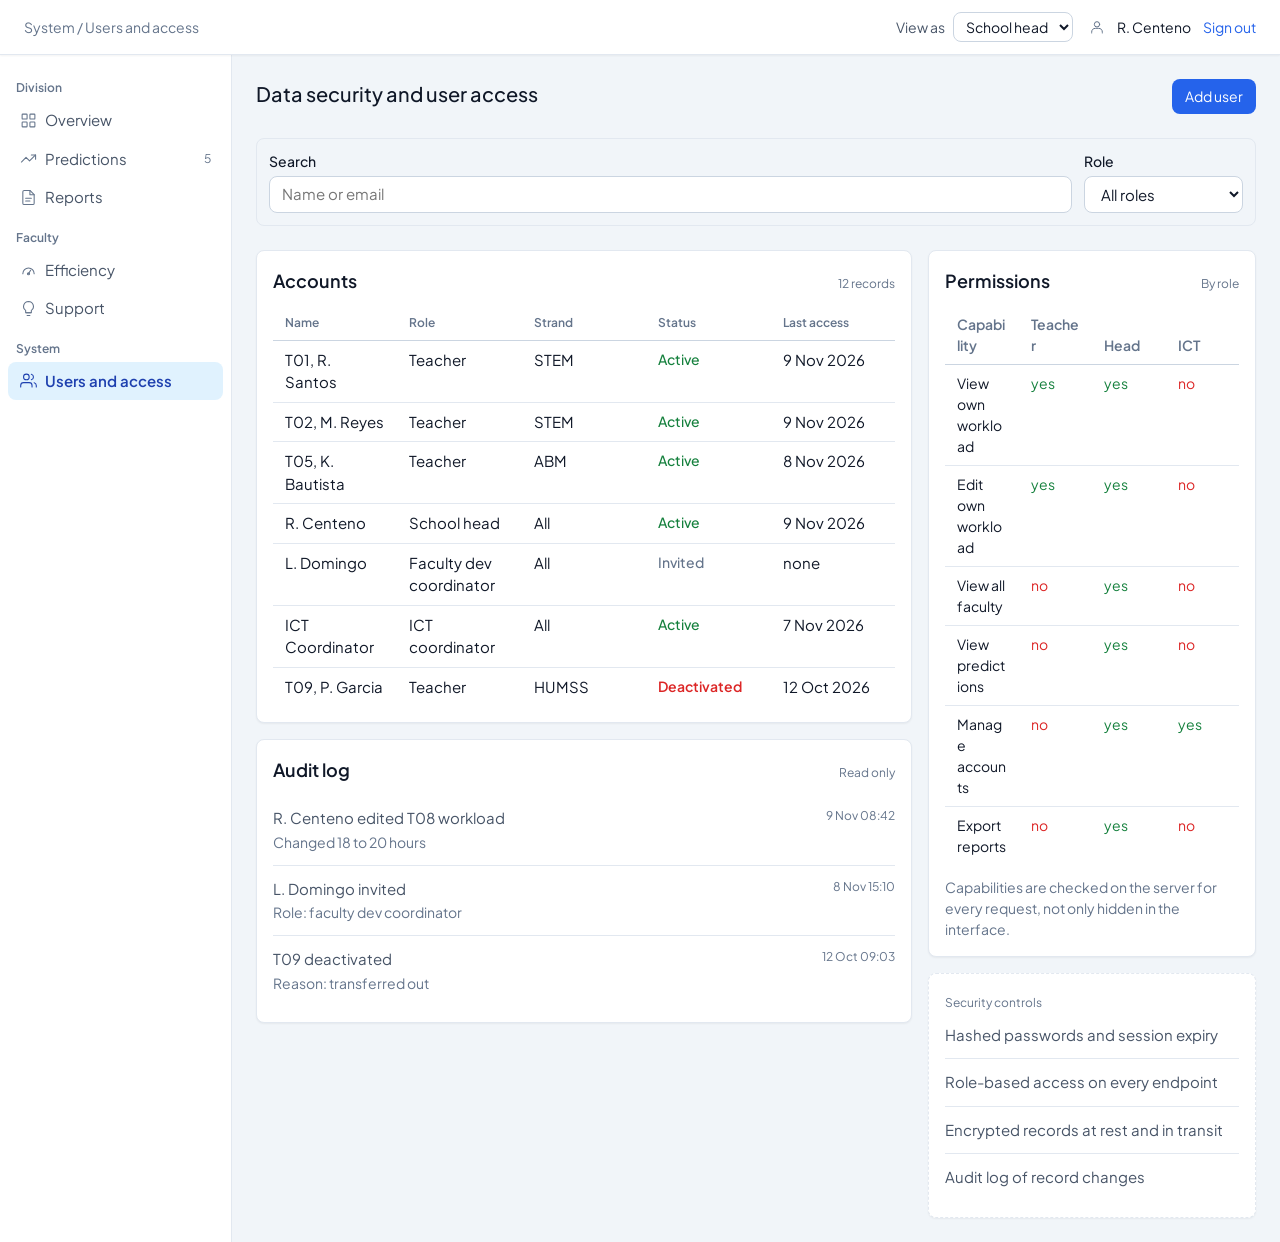
<file: users/index.html>
<!doctype html>
<html lang="en">
<head>
<meta charset="utf-8">
<meta name="viewport" content="width=device-width, initial-scale=1">
<title>Users and access | Faculty Workload System</title>
<link rel="stylesheet" href="../assets/css/tokens.css">
<link rel="stylesheet" href="../assets/css/app.css">
<link rel="stylesheet" href="../assets/css/components.css">
<script src="../assets/js/shell.js" defer></script>
<script src="../assets/js/app.js" defer></script>
</head>
<body class="app-body" data-role="admin" data-screen="users" data-user="R. Centeno">
<div class="app">
  <header class="app__top" id="app-top"></header>
  <div class="app__body">
  <nav class="app__nav" id="app-nav" aria-label="Primary"></nav>
  <main class="app__main">
    <div class="section__head">
      <div>
        <h1 class="section__title">Data security and user access</h1>
      </div>
      <button class="btn" type="button">Add user</button>
    </div>

    <div class="toolbar">
      <div class="form-row grow"><label for="user-search">Search</label><input class="input" id="user-search" type="search" placeholder="Name or email"></div>
      <div class="form-row"><label for="user-role">Role</label><select class="input" id="user-role"><option>All roles</option><option>Teacher</option><option>School head</option><option>ICT coordinator</option></select></div>
    </div>

    <div class="grid grid--sidebar">
      <div class="section">
        <div class="panel">
          <div class="panel__head"><span class="panel__title">Accounts</span><span class="panel__sub">12 records</span></div>
          <table class="wf-table">
            <thead><tr><th>Name</th><th>Role</th><th>Strand</th><th>Status</th><th>Last access</th></tr></thead>
            <tbody>
              <tr><td>T01, R. Santos</td><td>Teacher</td><td>STEM</td><td class="status status--done">Active</td><td>9 Nov 2026</td></tr>
              <tr><td>T02, M. Reyes</td><td>Teacher</td><td>STEM</td><td class="status status--done">Active</td><td>9 Nov 2026</td></tr>
              <tr><td>T05, K. Bautista</td><td>Teacher</td><td>ABM</td><td class="status status--done">Active</td><td>8 Nov 2026</td></tr>
              <tr><td>R. Centeno</td><td>School head</td><td>All</td><td class="status status--done">Active</td><td>9 Nov 2026</td></tr>
              <tr><td>L. Domingo</td><td>Faculty dev coordinator</td><td>All</td><td class="status status--pending">Invited</td><td>none</td></tr>
              <tr><td>ICT Coordinator</td><td>ICT coordinator</td><td>All</td><td class="status status--done">Active</td><td>7 Nov 2026</td></tr>
              <tr><td>T09, P. Garcia</td><td>Teacher</td><td>HUMSS</td><td class="status status--overdue">Deactivated</td><td>12 Oct 2026</td></tr>
            </tbody>
          </table>
        </div>

        <div class="panel">
          <div class="panel__head"><span class="panel__title">Audit log</span><span class="panel__sub">Read only</span></div>
          <ul class="list">
            <li><div class="what">R. Centeno edited T08 workload<small>Changed 18 to 20 hours</small></div><div class="when">9 Nov 08:42</div></li>
            <li><div class="what">L. Domingo invited<small>Role: faculty dev coordinator</small></div><div class="when">8 Nov 15:10</div></li>
            <li><div class="what">T09 deactivated<small>Reason: transferred out</small></div><div class="when">12 Oct 09:03</div></li>
          </ul>
        </div>
      </div>

      <div class="section">
        <div class="panel">
          <div class="panel__head"><span class="panel__title">Permissions</span><span class="panel__sub">By role</span></div>
          <table class="wf-table matrix">
            <thead><tr><th>Capability</th><th>Teacher</th><th>Head</th><th>ICT</th></tr></thead>
            <tbody>
              <tr><td>View own workload</td><td class="y">yes</td><td class="y">yes</td><td class="n">no</td></tr>
              <tr><td>Edit own workload</td><td class="y">yes</td><td class="y">yes</td><td class="n">no</td></tr>
              <tr><td>View all faculty</td><td class="n">no</td><td class="y">yes</td><td class="n">no</td></tr>
              <tr><td>View predictions</td><td class="n">no</td><td class="y">yes</td><td class="n">no</td></tr>
              <tr><td>Manage accounts</td><td class="n">no</td><td class="y">yes</td><td class="y">yes</td></tr>
              <tr><td>Export reports</td><td class="n">no</td><td class="y">yes</td><td class="n">no</td></tr>
            </tbody>
          </table>
          <p class="hint mt-3">Capabilities are checked on the server for every request, not only hidden in the interface.</p>
        </div>
        <div class="panel panel--dash">
          <div class="panel__sub">Security controls</div>
          <ul class="list">
            <li><div class="what">Hashed passwords and session expiry</div></li>
            <li><div class="what">Role-based access on every endpoint</div></li>
            <li><div class="what">Encrypted records at rest and in transit</div></li>
            <li><div class="what">Audit log of record changes</div></li>
          </ul>
        </div>
      </div>
    </div>
  </main>
  </div>
</div>
</body>
</html>
</file>
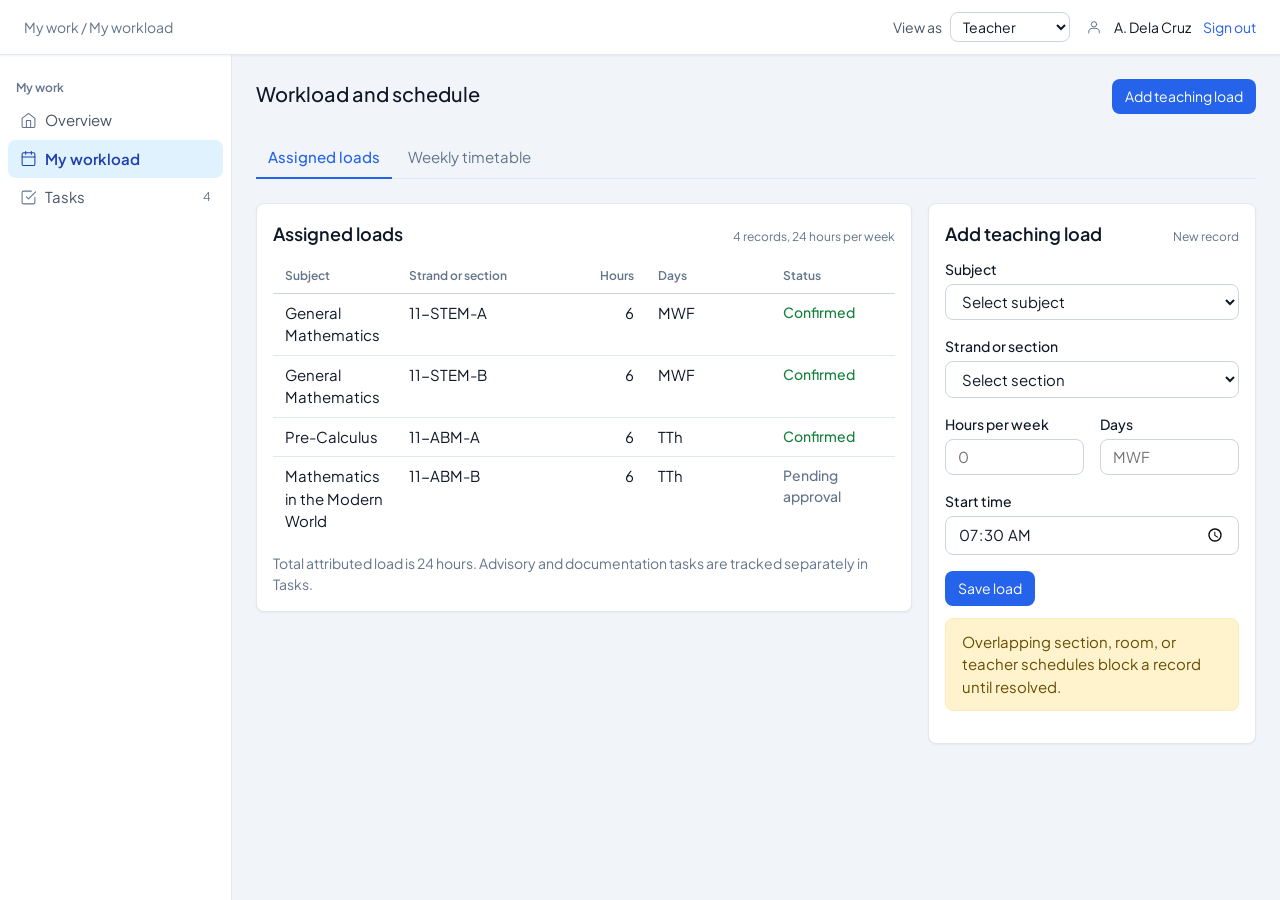
<file: workload/index.html>
<!doctype html>
<html lang="en">
<head>
<meta charset="utf-8">
<meta name="viewport" content="width=device-width, initial-scale=1">
<title>Workload | Faculty Workload System</title>
<link rel="stylesheet" href="../assets/css/tokens.css">
<link rel="stylesheet" href="../assets/css/app.css">
<link rel="stylesheet" href="../assets/css/components.css">
<script src="../assets/js/shell.js" defer></script>
<script src="../assets/js/app.js" defer></script>
</head>
<body class="app-body" data-role="teacher" data-screen="workload" data-user="A. Dela Cruz">
<div class="app">
  <header class="app__top" id="app-top"></header>
  <div class="app__body">
  <nav class="app__nav" id="app-nav" aria-label="Primary"></nav>
  <main class="app__main">
    <div class="section__head">
      <div>
        <h1 class="section__title">Workload and schedule</h1>
      </div>
      <button class="btn" type="button">Add teaching load</button>
    </div>

    <div class="tabs" data-tabs>
      <button class="tab" type="button" data-tab data-target="panel-loads" aria-selected="true">Assigned loads</button>
      <button class="tab" type="button" data-tab data-target="panel-timetable" aria-selected="false">Weekly timetable</button>
    </div>

    <div class="grid grid--sidebar">
      <div class="section">
        <div class="panel tabpanel" id="panel-loads">
          <div class="panel__head"><span class="panel__title">Assigned loads</span><span class="panel__sub">4 records, 24 hours per week</span></div>
          <table class="wf-table">
            <thead><tr><th>Subject</th><th>Strand or section</th><th class="num">Hours</th><th>Days</th><th>Status</th></tr></thead>
            <tbody>
              <tr><td>General Mathematics</td><td>11-STEM-A</td><td class="num">6</td><td>MWF</td><td class="status status--done">Confirmed</td></tr>
              <tr><td>General Mathematics</td><td>11-STEM-B</td><td class="num">6</td><td>MWF</td><td class="status status--done">Confirmed</td></tr>
              <tr><td>Pre-Calculus</td><td>11-ABM-A</td><td class="num">6</td><td>TTh</td><td class="status status--done">Confirmed</td></tr>
              <tr><td>Mathematics in the Modern World</td><td>11-ABM-B</td><td class="num">6</td><td>TTh</td><td class="status status--pending">Pending approval</td></tr>
            </tbody>
          </table>
          <p class="hint mt-3">Total attributed load is 24 hours. Advisory and documentation tasks are tracked separately in Tasks.</p>
        </div>

        <div class="panel tabpanel" id="panel-timetable" hidden>
          <div class="panel__head"><span class="panel__title">Weekly timetable</span><span class="panel__sub">Recorded schedule</span></div>
          <div class="schedule">
            <div class="h">Time</div><div class="h">Mon</div><div class="h">Tue</div><div class="h">Wed</div><div class="h">Thu</div><div class="h">Fri</div>
            <div>7:30</div><div class="slot">11-STEM-A</div><div class="slot">11-STEM-B</div><div class="slot slot--dash">Prep</div><div class="slot">11-STEM-A</div><div class="slot">11-STEM-B</div>
            <div>8:30</div><div class="slot">11-STEM-A</div><div class="slot">11-STEM-B</div><div class="slot slot--dash">Prep</div><div class="slot">11-STEM-A</div><div class="slot">11-STEM-B</div>
            <div>9:30</div><div class="slot">11-ABM-A</div><div class="slot slot--dash">Prep</div><div class="slot">11-ABM-A</div><div class="slot">11-STEM-B</div><div class="slot slot--dash">Prep</div>
            <div>10:30</div><div class="slot slot--dash">Documentation</div><div class="slot">11-ABM-B</div><div class="slot">11-ABM-B</div><div class="slot slot--dash">Documentation</div><div class="slot">11-ABM-B</div>
          </div>
        </div>
      </div>

      <div class="section">
        <div class="panel">
          <div class="panel__head"><span class="panel__title">Add teaching load</span><span class="panel__sub">New record</span></div>
          <div class="form-row"><label for="load-subject">Subject</label><select class="input" id="load-subject"><option>Select subject</option><option>General Mathematics</option><option>Pre-Calculus</option></select></div>
          <div class="form-row"><label for="load-section">Strand or section</label><select class="input" id="load-section"><option>Select section</option><option>11-STEM-A</option><option>11-STEM-B</option><option>11-ABM-A</option><option>11-ABM-B</option></select></div>
          <div class="grid grid--2">
            <div class="form-row"><label for="load-hours">Hours per week</label><input class="input" id="load-hours" type="number" placeholder="0" min="0"></div>
            <div class="form-row"><label for="load-days">Days</label><input class="input" id="load-days" type="text" placeholder="MWF"></div>
          </div>
          <div class="form-row"><label for="load-time">Start time</label><input class="input" id="load-time" type="time" value="07:30"></div>
          <button class="btn" type="button">Save load</button>
          <p class="note note--warn mt-3">Overlapping section, room, or teacher schedules block a record until resolved.</p>
        </div>
      </div>
    </div>
  </main>
  </div>
</div>
</body>
</html>
</file>
<file: assets/css/tokens.css>
@import url("https://fonts.googleapis.com/css2?family=Outfit:wght@400;600&family=Plus+Jakarta+Sans:wght@400;500;600&display=swap");

:root {
  --paper: #f1f5f9;
  --panel: #ffffff;
  --panel-2: #f8fafc;
  --ink: #101828;
  --ink-2: #475467;
  --muted: #64748b;
  --line: #e2e8f0;
  --line-strong: #cbd5e1;
  --fill: #f1f5f9;
  --fill-2: #e2e8f0;
  --accent: #2563eb;
  --accent-2: #1d4ed8;
  --success: #15803d;
  --danger: #dc2626;
  --warning: #b45309;
  --focus: rgba(37, 99, 235, 0.15);

  --font-ui: "Plus Jakarta Sans", system-ui, -apple-system, "Segoe UI", Roboto, sans-serif;
  --font-doc: "Outfit", system-ui, -apple-system, "Segoe UI", Roboto, sans-serif;

  --step--1: 0.875rem;
  --step-0: 0.9375rem;
  --step-1: 1.125rem;
  --step-2: 1.25rem;
  --step-3: 1.5rem;
  --step-4: 2.25rem;

  --space-1: 4px;
  --space-2: 8px;
  --space-3: 12px;
  --space-4: 16px;
  --space-5: 24px;
  --space-6: 32px;
  --space-7: 48px;

  --radius: 0.5rem;
  --radius-sm: 0.375rem;
  --hair: 1px solid var(--line);
  --hair-strong: 1px solid var(--line-strong);
  --shadow-sm: 0 1px 2px 0 rgb(0 0 0 / 0.05);
  --shadow: 0 4px 6px -1px rgb(0 0 0 / 0.1), 0 2px 4px -2px rgb(0 0 0 / 0.1);
}

*,
*::before,
*::after {
  box-sizing: border-box;
}

html {
  -webkit-text-size-adjust: 100%;
}

body {
  margin: 0;
  background: var(--paper);
  color: var(--ink);
  font-family: var(--font-ui);
  font-size: var(--step-0);
  line-height: 1.5;
}

h1,
h2,
h3,
h4,
p,
ul,
ol,
dl,
figure {
  margin: 0;
}

a {
  color: inherit;
  text-decoration: none;
}

button,
input,
select,
textarea {
  font: inherit;
  color: inherit;
}

:focus-visible {
  outline: 2px solid var(--accent);
  outline-offset: 2px;
}
</file>
<file: assets/css/components.css>
.section {
  display: grid;
  gap: var(--space-4);
}

.section__head {
  display: flex;
  flex-wrap: wrap;
  align-items: baseline;
  justify-content: space-between;
  gap: var(--space-3);
}

.section__head > * {
  min-width: 0;
}

.section__title {
  font-size: var(--step-2);
  font-weight: 500;
  color: var(--ink);
}

.section__hint,
.hint {
  font-size: var(--step--1);
  color: var(--muted);
}

.grid {
  display: grid;
  gap: var(--space-4);
}

.grid > * {
  min-width: 0;
}

.grid--4 {
  grid-template-columns: repeat(4, minmax(0, 1fr));
}

.grid--3 {
  grid-template-columns: repeat(3, minmax(0, 1fr));
}

.grid--2 {
  grid-template-columns: repeat(2, minmax(0, 1fr));
}

.grid--sidebar {
  grid-template-columns: minmax(0, 2fr) minmax(0, 1fr);
  align-items: start;
}

@media (max-width: 1000px) {
  .grid--sidebar {
    grid-template-columns: minmax(0, 1fr);
  }
}

@media (max-width: 760px) {
  .grid--4,
  .grid--3,
  .grid--2,
  .grid--sidebar {
    grid-template-columns: 1fr;
  }
}

.panel {
  border: var(--hair);
  border-radius: var(--radius);
  background: var(--panel);
  padding: var(--space-4);
  box-shadow: var(--shadow-sm);
  min-width: 0;
}

.panel--dash {
  border-style: dashed;
}

.panel__head {
  display: flex;
  flex-wrap: wrap;
  align-items: baseline;
  justify-content: space-between;
  gap: var(--space-3);
  margin-bottom: var(--space-3);
}

.panel__head > * {
  min-width: 0;
}

.panel__title {
  font-size: var(--step-1);
  font-weight: 600;
  color: var(--ink);
}

.panel__sub {
  font-size: 0.75rem;
  color: var(--muted);
  margin-top: var(--space-1);
}

.stat {
  border: var(--hair);
  border-radius: var(--radius);
  padding: var(--space-3) var(--space-4);
  background: var(--panel);
  box-shadow: var(--shadow-sm);
}

.stat__label {
  font-size: var(--step--1);
  color: var(--muted);
  margin-bottom: var(--space-1);
}

.stat__value {
  font-size: var(--step-3);
  font-weight: 600;
  line-height: 1.15;
}

.stat__foot {
  font-size: var(--step--1);
  color: var(--muted);
  margin-top: var(--space-1);
}

.wf-table {
  width: 100%;
  border-collapse: collapse;
  table-layout: fixed;
  font-size: var(--step-0);
  color: var(--ink);
}

.wf-table th,
.wf-table td {
  text-align: left;
  padding: 0.5rem 0.75rem;
  border-bottom: var(--hair);
  vertical-align: top;
  overflow-wrap: anywhere;
}

.wf-table th {
  font-size: 0.75rem;
  font-weight: 600;
  color: var(--muted);
  border-bottom: var(--hair-strong);
  vertical-align: bottom;
}

.wf-table tr:last-child td {
  border-bottom: 0;
}

.wf-table td.num,
.wf-table th.num {
  text-align: right;
  font-variant-numeric: tabular-nums;
}

.status {
  font-size: var(--step--1);
  font-weight: 500;
}

.status--pending { color: var(--muted); }
.status--progress { color: var(--accent); }
.status--done { color: var(--success); }
.status--overdue { color: var(--danger); font-weight: 600; }

.bar {
  height: 1rem;
  background: var(--fill);
  border-radius: var(--radius);
  overflow: hidden;
}

.bar > span {
  display: block;
  height: 100%;
  background: var(--accent);
}

.chart {
  display: flex;
  align-items: flex-end;
  gap: var(--space-2);
  height: 132px;
  padding-top: var(--space-3);
  border-bottom: var(--hair);
}

.chart__col {
  flex: 1;
  display: flex;
  flex-direction: column;
  justify-content: flex-end;
  align-items: center;
  gap: var(--space-1);
  height: 100%;
}

.chart__bar {
  width: 100%;
  background: var(--fill-2);
  border-radius: var(--radius) var(--radius) 0 0;
}

.chart__bar--hi {
  background: var(--accent-2);
}

.chart__x {
  font-size: 0.65rem;
  color: var(--muted);
  white-space: nowrap;
}

.legend {
  display: flex;
  flex-wrap: wrap;
  gap: var(--space-3);
  font-size: 0.75rem;
  color: var(--muted);
  margin-top: var(--space-3);
}

.legend i {
  display: inline-block;
  width: 10px;
  height: 10px;
  margin-right: 5px;
  border: 1px solid var(--line-strong);
  vertical-align: -1px;
}

.legend i.solid {
  background: var(--line-strong);
}

.legend i.hatch {
  background: repeating-linear-gradient(
    45deg,
    var(--fill-2),
    var(--fill-2) 2px,
    var(--panel) 2px,
    var(--panel) 4px
  );
}

.form-row {
  display: grid;
  gap: 0.25rem;
  margin-bottom: 1rem;
  min-width: 0;
}

.form-row label {
  font-size: 0.875rem;
  font-weight: 500;
  color: var(--ink);
}

.input {
  border: var(--hair-strong);
  border-radius: var(--radius);
  background: var(--panel);
  padding: 0.375rem 0.75rem;
  min-height: calc(1.5em + 0.75rem + 2px);
  width: 100%;
  min-width: 0;
  color: var(--ink);
}

.input:focus {
  border-color: #86b7fe;
  outline: 0;
  box-shadow: 0 0 0 0.25rem var(--focus);
}

.input--ph {
  color: var(--muted);
}

.fieldset {
  border: var(--hair);
  border-radius: var(--radius);
  padding: var(--space-4);
  margin: 0;
}

.fieldset legend {
  font-size: 0.75rem;
  font-weight: 500;
  color: var(--ink);
  padding: 0 var(--space-2);
  margin-bottom: var(--space-3);
}

.btn {
  display: inline-flex;
  align-items: center;
  justify-content: center;
  gap: var(--space-2);
  padding: 0.375rem 0.75rem;
  border: 1px solid transparent;
  border-radius: var(--radius);
  background: var(--accent);
  color: #fff;
  font-size: 0.875rem;
  font-weight: 400;
  cursor: pointer;
  transition: background-color 0.15s ease, border-color 0.15s ease;
}

.btn:hover {
  background: var(--accent-2);
}

.btn--ghost {
  background: transparent;
  border-color: var(--accent);
  color: var(--accent);
}

.btn--ghost:hover {
  background: var(--accent);
  color: #fff;
}

.btn--quiet {
  background: transparent;
  border-color: transparent;
  color: var(--accent);
  text-decoration: none;
  padding-left: 0;
  padding-right: 0;
}

.btn--quiet:hover {
  text-decoration: underline;
}

.toolbar {
  display: flex;
  flex-wrap: wrap;
  align-items: end;
  gap: var(--space-3);
  padding: var(--space-3);
  border: var(--hair);
  border-radius: var(--radius);
  background: var(--fill);
}

.toolbar .form-row {
  margin: 0;
}

.toolbar .grow {
  flex: 1;
  min-width: 160px;
}

.toolbar__count {
  margin-left: auto;
  padding-bottom: 8px;
  font-size: var(--step--1);
  color: var(--muted);
}

.list {
  list-style: none;
  padding: 0;
}

.list > li {
  display: grid;
  grid-template-columns: 1fr auto;
  gap: var(--space-2);
  padding: var(--space-3) 0;
  border-bottom: var(--hair);
}

.list > li:last-child {
  border-bottom: 0;
}

.list .when {
  font-size: 0.75rem;
  color: var(--muted);
  white-space: nowrap;
}

.list .what {
  font-size: var(--step-0);
  color: var(--ink-2);
}

.list .what small {
  display: block;
  color: var(--muted);
  font-size: var(--step--1);
  margin-top: 2px;
}

.rule {
  display: grid;
  grid-template-columns: 44px minmax(0, 1fr) auto;
  gap: var(--space-3);
  align-items: start;
  padding: var(--space-3) 0;
  border-bottom: var(--hair);
}

.rule:last-child {
  border-bottom: 0;
}

.rule__id {
  font-size: var(--step--1);
  font-weight: 600;
  color: var(--accent);
}

.rule__body strong {
  display: block;
  font-weight: 600;
}

.rule__body p {
  color: var(--muted);
  font-size: var(--step--1);
  margin-top: 2px;
}

.note {
  padding: 0.75rem 1rem;
  margin-bottom: 1rem;
  border: var(--hair);
  border-radius: var(--radius);
  background: var(--fill);
  color: var(--ink-2);
}

.note--warn {
  background: #fff3cd;
  border-color: #ffecb5;
  color: #664d03;
}

.note b {
  color: var(--ink);
}

.kv {
  display: grid;
  grid-template-columns: 120px minmax(0, 1fr);
  gap: var(--space-2) var(--space-3);
  font-size: var(--step--1);
}

.kv dt {
  color: var(--muted);
  font-size: 0.75rem;
  padding-top: 2px;
}

.kv dd {
  margin: 0;
  color: var(--ink-2);
}

.tabs {
  display: flex;
  gap: var(--space-1);
  border-bottom: var(--hair);
  font-size: var(--step-0);
}

.tabs a {
  padding: 0.5rem 0.75rem;
  color: var(--muted);
  border-bottom: 2px solid transparent;
  margin-bottom: -1px;
}

.tabs a[aria-current="true"] {
  color: var(--ink);
  border-bottom-color: var(--accent);
  font-weight: 500;
}

.tabs button.tab {
  border: 0;
  background: transparent;
  padding: 0.5rem 0.75rem;
  color: var(--muted);
  border-bottom: 2px solid transparent;
  margin-bottom: -1px;
  font-size: var(--step-0);
  cursor: pointer;
}

.tabs button.tab[aria-selected="true"] {
  color: var(--accent);
  border-bottom-color: var(--accent);
  font-weight: 500;
}

.tabpanel[hidden] {
  display: none;
}

.schedule {
  border: var(--hair);
  border-radius: var(--radius);
  font-size: var(--step--1);
  overflow: hidden;
}

.schedule > div {
  padding: 6px;
  border-right: var(--hair);
  border-bottom: var(--hair);
  min-height: 30px;
  min-width: 0;
  overflow-wrap: anywhere;
}

.schedule > div:nth-child(6n) {
  border-right: 0;
}

.schedule .h {
  background: var(--fill);
  font-size: 0.65rem;
  color: var(--muted);
}

.schedule .slot {
  background: var(--fill-2);
  color: var(--ink);
  font-size: 0.75rem;
}

.schedule .slot--dash {
  background: repeating-linear-gradient(
    45deg,
    var(--fill-2),
    var(--fill-2) 2px,
    var(--panel) 2px,
    var(--panel) 4px
  );
  color: var(--muted);
}

.empty {
  text-align: center;
  padding: var(--space-6) var(--space-4);
  border: var(--hair);
  border-radius: var(--radius);
  background: var(--fill);
  color: var(--muted);
}

.empty strong {
  display: block;
  color: var(--ink-2);
  font-size: var(--step-0);
  margin-bottom: var(--space-1);
}

.mt-2 { margin-top: var(--space-2); }
.mt-3 { margin-top: var(--space-3); }
.mt-4 { margin-top: var(--space-4); }
.mt-5 { margin-top: var(--space-5); }
.text-ink2 { color: var(--ink-2); }
.text-muted { color: var(--muted); }

.state {
  font-size: 0.75rem;
  font-weight: 500;
  color: var(--muted);
}

.state--active { color: var(--accent); }

.matrix th,
.matrix td {
  font-size: var(--step--1);
}

.matrix td.y {
  color: var(--success);
}

.matrix td.n {
  color: var(--danger);
}
</file>
<file: assets/css/app.css>
.app-body {
  min-height: 100vh;
  background: var(--paper);
}

.app {
  display: flex;
  flex-direction: column;
  min-height: 100vh;
  background: var(--paper);
}

.app__body {
  display: grid;
  grid-template-columns: 232px minmax(0, 1fr);
  flex: 1;
  min-height: 0;
}

.app__top {
  position: sticky;
  top: 0;
  z-index: 20;
  display: flex;
  align-items: center;
  justify-content: space-between;
  gap: var(--space-4);
  padding: var(--space-3) var(--space-5);
  border-bottom: var(--hair);
  background: var(--panel);
  box-shadow: var(--shadow-sm);
}

.app__left {
  display: flex;
  align-items: center;
  gap: var(--space-3);
  min-width: 0;
}

.app__burger {
  display: none;
  align-items: center;
  justify-content: center;
  width: 36px;
  height: 36px;
  padding: 0;
  border: var(--hair-strong);
  border-radius: var(--radius);
  background: var(--panel);
  color: var(--ink-2);
  cursor: pointer;
}

.app__burger svg {
  width: 20px;
  height: 20px;
  display: block;
}

.app__burger:hover {
  background: var(--fill);
}

.nav__head {
  display: none;
}

.app__nav .nav__role {
  display: none;
}

.nav-overlay {
  display: none;
}

.app__crumb {
  font-size: var(--step--1);
  color: var(--muted);
}

.app__right {
  display: flex;
  align-items: center;
  gap: var(--space-4);
}

.role-switch {
  display: flex;
  align-items: center;
  gap: var(--space-2);
  font-size: var(--step--1);
  color: var(--ink-2);
}

.role-switch select {
  border: var(--hair-strong);
  border-radius: var(--radius);
  background: var(--panel);
  padding: 0.25rem 0.5rem;
  font-family: var(--font-ui);
  font-size: var(--step--1);
  color: var(--ink);
}

.app__user {
  display: flex;
  align-items: center;
  gap: var(--space-3);
  font-size: var(--step--1);
}

.app__user .who {
  color: var(--ink);
}

.app__user .icon {
  display: inline-flex;
  color: var(--muted);
}

.app__user .icon svg {
  width: 16px;
  height: 16px;
  display: block;
}

.app__user .out {
  color: var(--accent);
}

.app__user .out:hover {
  text-decoration: underline;
}

.app__nav {
  border-right: var(--hair);
  padding: var(--space-3) var(--space-2);
  background: var(--panel);
}

.app__nav .navgroup {
  font-size: 0.75rem;
  font-weight: 600;
  color: var(--muted);
  padding: var(--space-3) var(--space-2) var(--space-1);
}

.app__nav a {
  display: flex;
  align-items: center;
  justify-content: space-between;
  gap: var(--space-2);
  padding: 0.5rem 0.75rem;
  border-radius: var(--radius);
  color: var(--ink-2);
  font-size: 0.9375rem;
}

.app__nav a:hover {
  background: var(--fill);
  color: var(--ink);
}

.app__nav a[aria-current="page"] {
  background: #e0f2fe;
  color: #1e40af;
  font-weight: 600;
}

.app__nav .navlabel {
  flex: 1;
  min-width: 0;
}

.app__nav .icon {
  display: inline-flex;
  flex: none;
  color: var(--muted);
  transition: color 120ms ease;
}

.app__nav .icon svg {
  width: 17px;
  height: 17px;
  display: block;
}

.app__nav a:hover .icon {
  color: var(--ink);
}

.app__nav a[aria-current="page"] .icon {
  color: #1e40af;
}

.app__nav .count {
  font-size: 0.75rem;
  color: var(--muted);
}

.app__nav a[aria-current="page"] .count {
  color: rgba(30, 64, 175, 0.7);
}

.app__main {
  padding: var(--space-5);
  min-width: 0;
}

.app__main > * + * {
  margin-top: var(--space-5);
}

.auth-screen {
  min-height: 100vh;
  display: grid;
  place-items: center;
  padding: var(--space-5);
  background: var(--paper);
}

.auth {
  width: 100%;
  max-width: 420px;
  border: var(--hair);
  border-radius: 0.5rem;
  background: var(--panel);
  box-shadow: 0 0.5rem 1rem rgba(0, 0, 0, 0.1);
}

.auth__title {
  font-family: var(--font-ui);
  font-size: var(--step-3);
  font-weight: 600;
  line-height: 1.2;
  margin: 0 0 var(--space-5);
}

.auth__body {
  padding: var(--space-5);
}

@media (max-width: 900px) {
  .app__body {
    grid-template-columns: 1fr;
  }

  .app__burger {
    display: inline-flex;
  }

  .app__nav {
    display: block;
    position: fixed;
    top: 0;
    left: 0;
    bottom: 0;
    width: min(280px, 84vw);
    z-index: 50;
    padding: var(--space-3) var(--space-2);
    background: var(--panel);
    border-right: var(--hair);
    overflow-y: auto;
    transform: translateX(-100%);
    visibility: hidden;
    transition: transform 180ms ease, visibility 0s linear 180ms;
  }

  body.nav-open {
    overflow: hidden;
  }

  body.nav-open .app__nav {
    transform: none;
    visibility: visible;
    transition: transform 180ms ease, visibility 0s;
  }

  .nav-overlay {
    display: block;
    position: fixed;
    inset: 0;
    z-index: 40;
    background: rgb(0 0 0 / 0.28);
    opacity: 0;
    pointer-events: none;
    transition: opacity 180ms ease;
  }

  body.nav-open .nav-overlay {
    opacity: 1;
    pointer-events: auto;
  }

  .nav__head {
    display: flex;
    justify-content: flex-end;
    margin-bottom: var(--space-1);
  }

  .nav__close {
    display: inline-flex;
    align-items: center;
    justify-content: center;
    width: 34px;
    height: 34px;
    padding: 0;
    border: var(--hair);
    border-radius: var(--radius);
    background: var(--panel);
    color: var(--ink-2);
    cursor: pointer;
  }

  .nav__close svg {
    width: 18px;
    height: 18px;
    display: block;
  }

  .app__main {
    padding: var(--space-4);
  }

  .app__crumb {
    display: none;
  }

  .app__right {
    gap: var(--space-2);
  }

  .app__nav .nav__role {
    display: flex;
    flex-direction: column;
    align-items: stretch;
    gap: var(--space-2);
    margin-top: var(--space-4);
    padding: var(--space-3) var(--space-2) 0;
    border-top: var(--hair-strong);
  }

  .app__nav .nav__role select {
    width: 100%;
  }

  .app__top .role-switch {
    display: none;
  }
}
</file>
